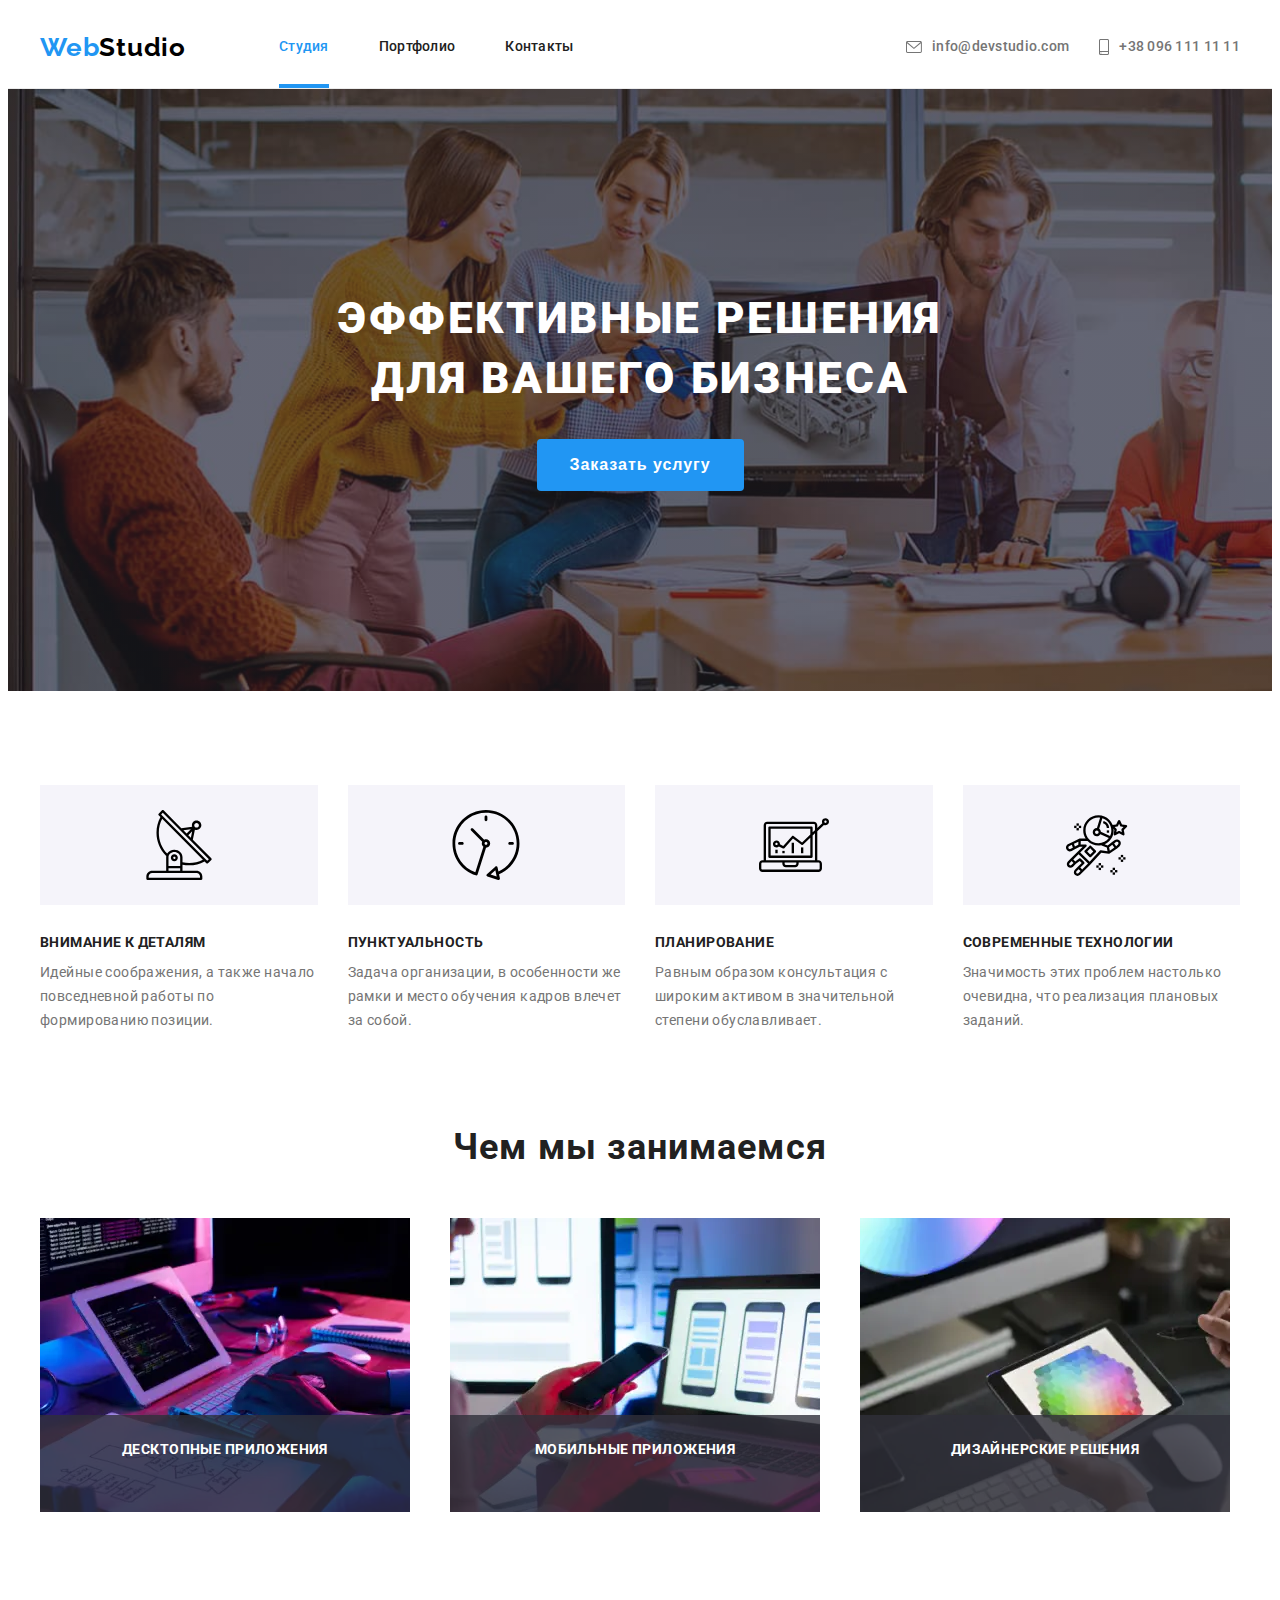
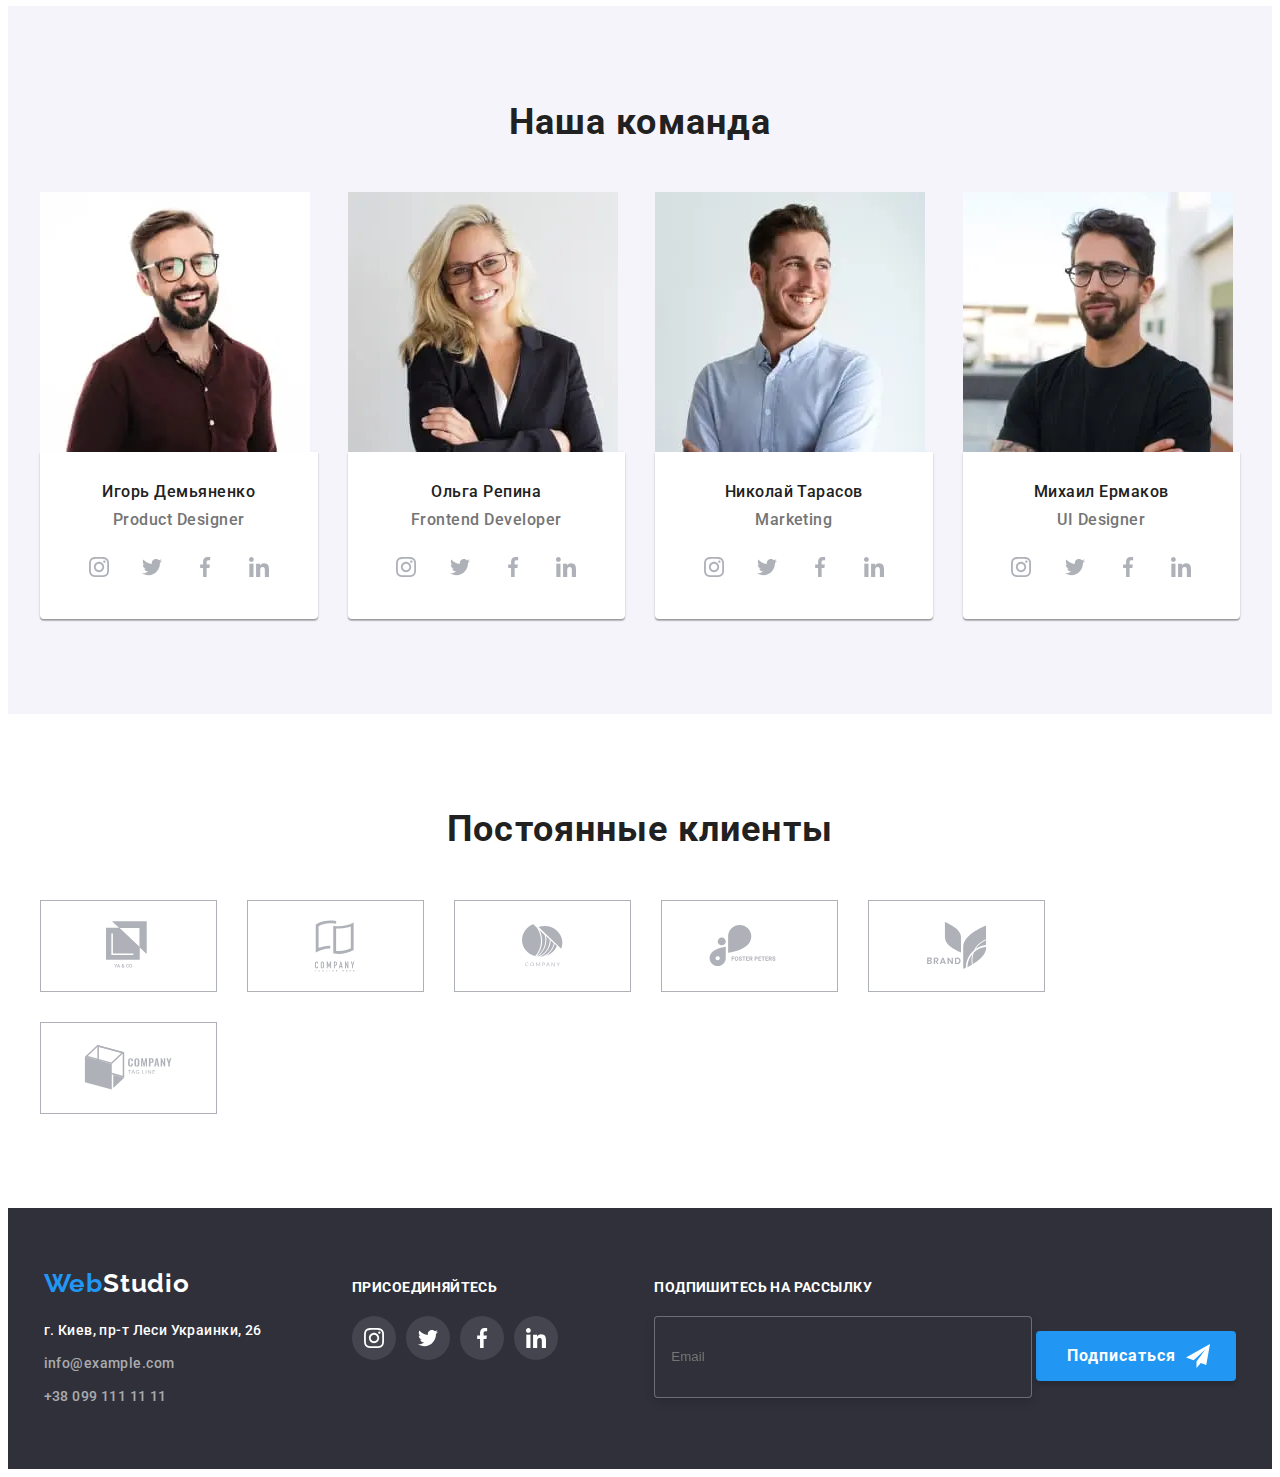
<file: index.html>
<!DOCTYPE html>
        <html lang="ru">
        <head>
            <meta charset="UTF-8">
            <meta name="viewport" content="width=device-width, initial-scale=1.0">
            <title>goit-markup-hw-01</title>
            <link rel="stylesheet" href="https://cdnjs.cloudflare.com/ajax/libs/modern-normalize/1.0.0/modern-normalize.min.css"
            integrity="sha512-ISS7cAi1PEhQ8jnbJpJZMd29NlhNj4AWYyLOSp2CE/CsHxTCu+r+t0D2yoJudVrd0/8fTVPUVDzY5Tvli75u/g=="
            crossorigin="anonymous" />
            <link rel="preconnect" href="https://fonts.gstatic.com">
            <link href="https://fonts.googleapis.com/css2?family=Raleway:wght@700&family=Roboto:wght@400;500;700;900&display=swap"
                rel="stylesheet">
            <link rel="stylesheet" href="https://cdnjs.cloudflare.com/ajax/libs/animate.css/4.1.1/animate.min.css" />
            <link rel="stylesheet" href="./css/main.min.css">
        </head>
        
        <body>
            <header class="header">
                <div class="container">
                    <nav class="navigation">
                        <a class="logo link" href="./index.html" lang="en">Web<span class="logo--theme-dark">Studio</span></a>
                            <ul class="menu list">
                                <li class="menu__item">
                                    <a class="menu__link current link" href="">Студия</a>
                                </li>
                                <li class="menu__item">
                                    <a class="menu__link link" href="./portfolio.html">Портфолио</a>
                                </li>
                                <li class="menu__item">
                                    <a class="menu__link link" href="">Контакты</a>
                                </li>
                             </ul>
                    </nav>
                    
                    <button class="burger-btn" type="button" data-menu-button>
                        <svg class="burger-btn__icon" width="40px" height="40px">
                            <use href="./images/icons.svg#burger"></use>
                        </svg>
                    </button>

                        <ul class="contact list">
                            <li class="contact__item">
                                <a class="contact__link link" href="mailto:info@devstudio.com">
                                    <svg class="contact__icon" width="16px" height="12px">
                                        <use href="./images/icons.svg#icon-envelope"></use>
                                    </svg>
                                    info@devstudio.com
                                </a>
                            </li>
                            <li class="contact__item">
                                <a class="contact__link link" href="tel:+380961111111">
                                    <svg class="contact__icon" width="10px" height="16px">
                                        <use href="./images/icons.svg#icon-smartphone"></use>
                                    </svg>
                                    +38 096 111 11 11
                                </a>
                            </li>
                        </ul>
                </div>


                <div class="mobile-menu" data-menu>
                    <button class="mobile-menu__close-button" type="button" data-menu-close>
                        <svg class="mobile-menu__icon" width="40px" height="40px">
                            <use href="./images/icons.svg#icon-close_modal-menu"></use>
                        </svg>
                    </button>

                    <ul class="mobile-menu__list list">
                        <li class="mobile-menu__item">
                            <a href="" class="mobile-menu__link link">Студия</a>
                        </li>
                        <li class="mobile-menu__item">
                            <a href="./portfolio.html" class="mobile-menu__link link">Портфолио</a>
                        </li>
                        <li class="mobile-menu__item">
                            <a href="" class="mobile-menu__link link">Контакты</a>
                        </li>
                    </ul>

                    <div class="container-menu">
                        <div class="contact-container">
                            <ul class="contact-menu list">
                                <li class="contact-menu__item">
                                    <a href="" class="contact-menu__link link" href="tel:+380961111111">+38 096 111 11 11</a>
                                </li>
                                <li class="contact-menu__item">
                                    <a href="" class="contact-menu__link link" href="mailto:info@devstudio.com">info@devstudio.com</a>
                                </li>
                            </ul>
                        </div>
                        
                        
                        <ul class="social-menu list">
                            <li class="social-menu__item">
                                <a href="" class="social-menu__link link">Instagram</a>
                            </li>
                            <li class="social-menu__item">
                                <a href="" class="social-menu__link link">Twitter</a>
                            </li>
                            <li class="social-menu__item">
                                <a href="" class="social-menu__link link">Facebook</a>
                            </li>
                            <li class="social-menu__item">
                                <a href="" class="social-menu__link link">LinkedIn</a>
                            </li>
                        </ul>
                    </div>



                </div>
            </header>
        

         <main>
            <section class="hero">
                <div class="hero__container container">
                    <h1 class="hero__title">Эффективные решения для вашего бизнеса</h1>
                    <button class="modal-button" data-modal-open type="button">Заказать услугу</button>
                </div>
            </section>

            
            <section class="features">
                <div class="features__container container">
                    <h2 class="visually-hidden">Преимущества вебстудии</h2>
                    <ul class="features__list list">
                        <li class="features__item">
                            <div class="features__card">
                                <svg class="features__icon" width="70px" height="70px">
                                    <use href="./images/icons.svg#icon-antenna"></use>
                                </svg>
                            </div>
                            <h3 class="features__title">Внимание к деталям</h3>
                            <p class="features__description">Идейные соображения, а также начало повседневной работы по формированию позиции.</p>
                        </li>
                        <li class="features__item"> 
                            <div class="features__card">
                                <svg class="features__icon" width="70px" height="70px">
                                    <use href="./images/icons.svg#icon-clock"></use>
                                </svg>
                            </div>
                            <h3 class="features__title">Пунктуальность</h3>
                            <p class="features__description">Задача организации, в особенности же рамки и место обучения кадров влечет за собой.</p>
                        </li>
                        <li class="features__item">
                            <div class="features__card">
                                <svg class="features__icon" width="70px" height="70px">
                                    <use href="./images/icons.svg#icon-diagram"></use>
                                </svg>
                            </div>
                            <h3 class="features__title">Планирование</h3>
                            <p class="features__description">Равным образом консультация с широким активом в значительной степени обуславливает.</p>
                        </li>
                        <li class="features__item">
                            <div class="features__card">
                                <svg class="features__icon" width="70px" height="70px">
                                    <use href="./images/icons.svg#icon-astronaut"></use>
                                </svg>
                            </div>
                            <h3 class="features__title">Современные технологии</h3>
                            <p class="features__description">Значимость этих проблем настолько очевидна, что реализация плановых заданий.</p>
                        </li>
                    </ul>
                </div>
            </section>

            
           <section class="work"> 
              <div class="work__container container">
                    <h2 class="title">Чем мы занимаемся</h2>
                        <ul class="work__list list">
                            <li class="work__item">
                                <div class="work__thumb">
                                    <picture>

                                        <source srcset="./images/about_work/app-desktop-1200.webp 1x, ./images/about_work/app-desktop-1200@2x.webp 2x" media="(min-width: 1200px)"
                                            type="image/webp">
                                        <source srcset="./images/about_work/app-desktop-1200.jpg 1x, ./images/about_work/app-desktop-1200@2x.jpg 2x" media="(min-width: 1200px)">

                                        <img src="./images/about_work/app-desktop-1200.jpg" alt="Разработка эффективных решений">
                                    </picture>

                                    <p class="work__subtitle">Десктопные приложения</p>
                                </div>
                            </li>
                            <li class="work__item">
                                <div class="work__thumb">
                                    <picture>
                                        <source srcset="./images/about_work/app-mobile-1200.webp 1x, ./images/about_work/app-mobile-1200@2x.webp 2x"
                                            media="(min-width: 1200px)" type="image/webp">
                                        <source srcset="./images/about_work/app-mobile-1200.jpg 1x, ./images/about_work/app-mobile-1200@2x.jpg 2x"
                                            media="(min-width: 1200px)">

                                        <img src="./images/about_work/app-mobile-1200.jpg" alt="Мобильны приложения">
                                    </picture>
                                  
                                    <p class="work__subtitle">Мобильные приложения</p>
                                </div>
                            </li>
                            <li class="work__item">
                                <div class="work__thumb">

                                    <picture>
                                        <source srcset="./images/about_work/web-solution-1200.webp 1x, ./images/about_work/web-solution-1200@2x.webp 2x"
                                            media="(min-width: 1200px)" type="image/webp">
                                        <source srcset="./images/about_work/web-solution-1200.jpg 1x, ./images/about_work/web-solution-1200@2x.jpg 2x"
                                            media="(min-width: 1200px)">
                                        <img src="./images/about_work/web-solution-1200.jpg" alt="Графика">
                                    </picture>

                                    <p class="work__subtitle">Дизайнерские решения</p>
                                </div>
                            </li>
                        </ul>
                </div>
          </section>

           
          <section class="team">
                <div class="team-container container">
                    <h2 class="title">Наша команда</h2>
                    <ul class="team__list list">
                        <li class="team__item">
                            <picture>
                                <source srcset="./images/team/igor-1200.webp 1x, ./images/team/igor-1200@2x.webp 2x" media="(min-width: 1200px)" type="image/webp">
                                <source srcset="./images/team/igor-1200.jpg 1x, ./images/team/igor-1200@2x.jpg 2x" media="(min-width: 1200px)">

                                <source srcset="./images/team/igor-768.webp 1x, ./images/team/igor-768@2x.webp 2x" media="(min-width: 768px)" type="image/webp">
                                <source srcset="./images/team/igor-768.jpg 1x, ./images/team/igor-768@2x.jpg 2x" media="(min-width: 768px)">

                                <source srcset="./images/team/igor-480.webp 1x, ./images/team/igor-480@2x.webp 2x" media="(min-width: 480px)" type="image/webp">
                                <source srcset="./images/team/igor-480.jpg 1x, ./images/team/igor-480@2x.jpg 2x" media="(min-width: 480px)">
                                <img src="./images/team/igor-480.jpg" alt="Продакт менеджер">
                            </picture>
                        
                            <div class="team__card">
                                <h3 class="team__name">Игорь Демьяненко</h3>
                                <p class="team__position" lang="en">Product Designer</p>
                                <ul class="social list">
                                    <li class="social__item">
                                        <a href="" class="social__link link">
                                            <svg class="social__icon" width="20px" height="20px">
                                                <use href="./images/icons.svg#icon-instagram"></use>
                                            </svg>
                                        </a>
                                    </li>
                                    <li class="social__item">
                                        <a href="" class="social__link link">
                                            <svg class="social__icon" width="20px" height="20px">
                                                <use href="./images/icons.svg#icon-twitter"></use>
                                            </svg>
                                        </a>
                                    </li>
                                    <li class="social__item">
                                        <a href="" class="social__link link">
                                            <svg class="social__icon" width="20px" height="20px">
                                                <use href="./images/icons.svg#icon-facebook"></use>
                                            </svg>
                                        </a>
                                    </li>
                                    <li class="social__item">
                                        <a href="" class="social__link link">
                                            <svg class="social__icon" width="20px" height="20px">
                                                <use href="./images/icons.svg#icon-linkedin"></use>
                                            </svg>
                                        </a>
                                    </li>
                                </ul>
                            </div>
                        </li>
                        <li class="team__item">
                            <picture>

                                <source srcset="./images/team/olga-1200.webp 1x, ./images/team/olga-1200@2x.webp 2x" media="(min-width: 1200px)" type="image/webp">
                                <source srcset="./images/team/olga-1200.jpg 1x, ./images/team/olga-1200@2x.jpg 2x" media="(min-width: 1200px)">
   
                                <source srcset="./images/team/olga-768.webp 1x, ./images/team/olga-768@2x.webp 2x" media="(min-width: 768px)"  type="image/webp">
                                <source srcset="./images/team/olga-768.jpg 1x, ./images/team/olga-768@2x.jpg 2x" media="(min-width: 768px)">

                                <source srcset="./images/team/olga-480.webp 1x, ./images/team/olga-480@2x.webp 2x" media="(min-width: 480px)" type="image/webp">
                                <source srcset="./images/team/olga-480.jpg 1x, ./images/team/olga-480@2x.jpg 2x" media="(min-width: 480px)">

                                <img src="./images/team/olga-480.jpg" alt="Фронтэнд разработчик">
                            </picture>
                            
                            <div class="team__card">
                                <h3 class="team__name">Ольга Репина</h3>
                                <p class="team__position" lang="en">Frontend Developer</p>
                                <ul class="social list">
                                    <li class="social__item">
                                        <a href="" class="social__link link">
                                            <svg class="social__icon" width="20px" height="20px">
                                                <use href="./images/icons.svg#icon-instagram"></use>
                                            </svg>
                                        </a>
                                    </li>
                                    <li class="social__item">
                                        <a href="" class="social__link link">
                                            <svg class="social__icon" width="20px" height="20px">
                                                <use href="./images/icons.svg#icon-twitter"></use>
                                            </svg>
                                        </a>
                                    </li>
                                    <li class="social__item">
                                        <a href="" class="social__link link">
                                            <svg class="social__icon" width="20px" height="20px">
                                                <use href="./images/icons.svg#icon-facebook"></use>
                                            </svg>
                                        </a>
                                    </li>
                                    <li class="social__item">
                                        <a href="" class="social__link link">
                                            <svg class="social__icon" width="20px" height="20px">
                                                <use href="./images/icons.svg#icon-linkedin"></use>
                                            </svg>
                                        </a>
                                    </li>
                                </ul>
                            </div>
                        </li>
                        <li class="team__item">
                            <picture>

                                <source srcset="./images/team/nick-1200.webp 1x, ./images/team/nick-1200@2x.webp 2x" media="(min-width: 1200px)" type="image/webp">
                                <source srcset="./images/team/nick-1200.jpg 1x, ./images/team/nick-1200@2x.jpg 2x" media="(min-width: 1200px)">
                                
                                <source srcset="./images/team/nick-768.webp 1x, ./images/team/nick-768@2x.webp 2x" media="(min-width: 768px)" type="image/webp">
                                <source srcset="./images/team/nick-768.jpg 1x, ./images/team/nick-768@2x.jpg 2x" media="(min-width: 768px)">
                                
                                <source srcset="./images/team/nick-480.webp 1x, ./images/team/nick-480@2x.webp 2x" media="(min-width: 480px)" type="image/webp">
                                <source srcset="./images/team/nick-480.jpg 1x, ./images/team/nick-480@2x.jpg 2x" media="(min-width: 480px)">

                                <img src="./images/team/nick-480.jpg" alt="Маркетолог">
                            </picture>

                            
                            <div class="team__card">
                                <h3 class="team__name">Николай Тарасов</h3>
                                <p class="team__position" lang="en">Marketing</p>
                            <ul class="social list">
                                <li class="social__item">
                                    <a href="" class="social__link link">
                                        <svg class="social__icon" width="20px" height="20px">
                                            <use href="./images/icons.svg#icon-instagram"></use>
                                        </svg>
                                    </a>
                                </li>
                                <li class="social__item">
                                    <a href="" class="social__link link">
                                        <svg class="social__icon" width="20px" height="20px">
                                            <use href="./images/icons.svg#icon-twitter"></use>
                                        </svg>
                                    </a>
                                </li>
                                <li class="social__item">
                                    <a href="" class="social__link link">
                                        <svg class="social__icon" width="20px" height="20px">
                                            <use href="./images/icons.svg#icon-facebook"></use>
                                        </svg>
                                    </a>
                                </li>
                                <li class="social__item">
                                    <a href="" class="social__link link">
                                        <svg class="social__icon" width="20px" height="20px">
                                            <use href="./images/icons.svg#icon-linkedin"></use>
                                        </svg>
                                    </a>
                                </li>
                            </ul>
                            </div>
                        </li>
                        <li class="team__item">
                            <picture>

                                <source srcset="./images/team/misha-1200.webp 1x, ./images/team/misha-1200@2x.webp 2x" media="(min-width: 1200px)" type="image/webp">
                                <source srcset="./images/team/misha-1200.jpg 1x, ./images/team/misha-1200@2x.jpg 2x" media="(min-width: 1200px)">

                                <source srcset="./images/team/misha-768.webp 1x, ./images/team/misha-768@2x.webp 2x" media="(min-width: 768px)" type="image/webp">
                                <source srcset="./images/team/misha-768.jpg 1x, ./images/team/misha-768@2x.jpg 2x" media="(min-width: 768px)">

                                <source srcset="./images/team/misha-480.webp 1x, ./images/team/misha-480@2x.webp 2x" media="(min-width: 480px)" type="image/webp">
                                <source srcset="./images/team/misha-480.jpg 1x, ./images/team/misha-480@2x.jpg 2x" media="(min-width: 480px)">

                                <img src="./images/team/misha-480.jpg" alt="Дизайнер">
                            </picture>
                            
                            <div class="team__card">
                                <h3 class="team__name">Михаил Ермаков</h3>
                                <p class="team__position" lang="en">UI Designer</p>
                            <ul class="social list">
                                <li class="social__item">
                                    <a href="" class="social__link link">
                                        <svg class="social__icon" width="20px" height="20px">
                                            <use href="./images/icons.svg#icon-instagram"></use>
                                        </svg>
                                    </a>
                                </li>
                                <li class="social__item">
                                    <a href="" class="social__link link">
                                        <svg class="social__icon" width="20px" height="20px">
                                            <use href="./images/icons.svg#icon-twitter"></use>
                                        </svg>
                                    </a>
                                </li>
                                <li class="social__item">
                                    <a href="" class="social__link link">
                                        <svg class="social__icon" width="20px" height="20px">
                                            <use href="./images/icons.svg#icon-facebook"></use>
                                        </svg>
                                    </a>
                                </li>
                                <li class="social__item">
                                    <a href="" class="social__link link">
                                        <svg class="social__icon" width="20px" height="20px">
                                            <use href="./images/icons.svg#icon-linkedin"></use>
                                        </svg>
                                    </a>
                                </li>
                            </ul>
                            </div>
                        </li>
                    </ul>
                </div>
          </section>

 
            <section class="client">
                <div class="client__container container">
                    <h2 class="client__title title">Постоянные клиенты</h2>
                    <ul class="client__list list">
                        <li class="client__item">
                            <a class="client__link link" href="">
                                <svg class="client__icon" width="45px" height="50px">
                                    <use href="./images/icons.svg#icon-logo-1"></use>
                                </svg>
                            </a>
                        </li>
                        <li class="client__item">
                            <a class="client__link link" href="">
                                <svg class="client__icon" width="40px" height="52px">
                                    <use href="./images/icons.svg#icon-logo-2"></use>
                                </svg>
                            </a>
                        </li>
                        <li class="client__item">
                            <a class="client__link link" href="">
                                <svg class="client__icon" width="41px" height="43px">
                                    <use href="./images/icons.svg#icon-logo-3"></use>
                                </svg>
                            </a>
                        </li>
                        <li class="client__item">
                            <a class="client__link link" href="">
                                <svg class="client__icon" width="80px" height="42px">
                                    <use href="./images/icons.svg#icon-logo-4"></use>
                                </svg>
                            </a>
                        </li>
                        <li class="client__item">
                            <a class="client__link link" href="">
                                <svg class="client__icon" width="59px" height="47px">
                                    <use href="./images/icons.svg#icon-logo-5"></use>
                                </svg>
                            </a>
                        </li>
                        <li class="client__item">
                            <a class="client__link link" href="">
                                <svg class="client__icon" width="89px" height="45px">
                                    <use href="./images/icons.svg#icon-logo-6"></use>
                                </svg>
                            </a>
                        </li>
                    </ul>
                </div>
            </section> 

         </main>
          

         <footer class="footer">
            <div class="footer__container container">
                <div class="location">

                    <div class="footer-logo">
                        <a class="logo link" href="./index.html" lang="en">Web<span class="logo--theme-light">Studio</span></a>
                    </div>

                    <address class="address">
                        <ul class="address__list list">
                            <li class="address__item">
                                <a class="contact-address link" href="https://goo.gl/maps/8bbEBqnTATMpC2DeA" target="_blank"
                                        rel="noopener noreferrer">г. Киев, пр-т Леси Украинки, 26</a>
                            </li>
                            <li class="address__item">
                                 <a class="contact-info link" href="mailto:info@example.com">info@example.com</a>
                            </li>
                            <li class="address__item">
                                <a class="contact-info link" href="tel:+380991111111=">+38 099 111 11 11</a>
                            </li>
                        </ul>
                    </address>

                </div>

                <div class="appeal">
                    <b class="apeal__title">присоединяйтесь</b>
                    <ul class="footer-social__list list">
                        <li class="footer-social__item">
                            <a class="footer-social__link link" href="">
                                <svg class="footer-social__icon" width="20px" height="20px">
                                    <use href="./images/icons.svg#icon-instagram"></use>
                                </svg>
                            </a>
                        </li>
                        <li class="footer-social__item">
                            <a class="footer-social__link link" href="">
                                <svg class="footer-social__icon" width="20px" height="20px">
                                    <use href="./images/icons.svg#icon-twitter"></use>
                                </svg>
                            </a>
                        </li>
                        <li class="footer-social__item">
                            <a class="footer-social__link link" href="">
                                <svg class="footer-social__icon" width="20px" height="20px">
                                    <use href="./images/icons.svg#icon-facebook"></use>
                                </svg>
                            </a>
                        </li>
                        <li class="footer-social__item">
                            <a class="footer-social__link link" href="">
                                <svg class="footer-social__icon" width="20px" height="20px">
                                    <use href="./images/icons.svg#icon-linkedin"></use>
                                </svg>
                            </a>
                        </li>
                    </ul>
                </div>
            
                <div class="subscription">
                    <b class="subscription__title">Подпишитесь на рассылку</b>
                    <form class="subscription__form">
                        <input class="subscription__input" type="email" name="email" placeholder="Email">

                        <button class="subscription__button" type="submit">Подписаться
                            <svg class="subscription__icon" width="24px" height="24px">
                                <use href=./images/icons.svg#icon-icon-send></use>
                            </svg>
                        </button>
                    </form>
                </div>
            </div>


         </footer>

        <div class="backdrop is-hidden" data-modal>
            <div class="modal">
                <button class="modal__close-btn" data-modal-close type="button">
                    <svg class="modal__icon">
                        <use href=./images/icons.svg#icon-close-black-18dp-2-1></use>
                    </svg>
                </button>
                <form class="modal__form" autocomplete="off">
                    <b class="modal__title">Оставьте свои данные, мы вам перезвоним</b>
                    <label class="modal__label">
                        Имя
                        <span class="modal__wrapper">
                            <input class="modal__input" type="text" name="user-name" required minlength="2">
                            <svg class="modal__icon-info" width="18px" height="18px">
                                <use href=./images/icons.svg#icon-person-black-18dp-1></use>
                            </svg>
                        </span>
                
                    </label>
                    <label class="modal__label">
                        Телефон
                        <span class="modal__wrapper">
                            <input class="modal__input" type="tel" name="tel" required pattern="[0-9]{3}-[0-9]{3}-[0-9]{2}-[0-9]{2}" title="050-111-11-11">
                            <svg class="modal__icon-info" width="18px" height="18px">
                                <use href=./images/icons.svg#icon-phone-black-18dp-1></use>
                            </svg>
                        </span>

                        
                    </label>
                    <label class="modal__label">
                        Почта
                        <span class="modal__wrapper">
                            <input class="modal__input" type="email" name="email" required>
                            <svg class="modal__icon-info" width="18px" height="18px">
                                <use href=./images/icons.svg#icon-email-black-18dp-1></use>
                            </svg>
                        </span>

                    
                    </label>
                    <label class="modal__label">
                        Комментарий
                    <textarea class="modal__comment" name="comment" placeholder="Введите текст"></textarea>
                    </label>
                    <div class="modal__agremeent">
                        <input type="checkbox" id="user-term" name="user-term" class="modal__checkbox visually-hidden">
                        <label for="user-term" class="modal__label-check">Соглашаюсь с рассылкой и принимаю&nbsp;<a href="">Условия
                                договора</a></label>
                    </div>
                    
                    <button class="modal__send" type="submit">Отправить</button>
                </form>

            </div>

        </div> 

         <script src="./js/modal.js"></script>  

       <script src="./js/mobile-menu.js"></script>   
        </body>
        
        </html>
</file>
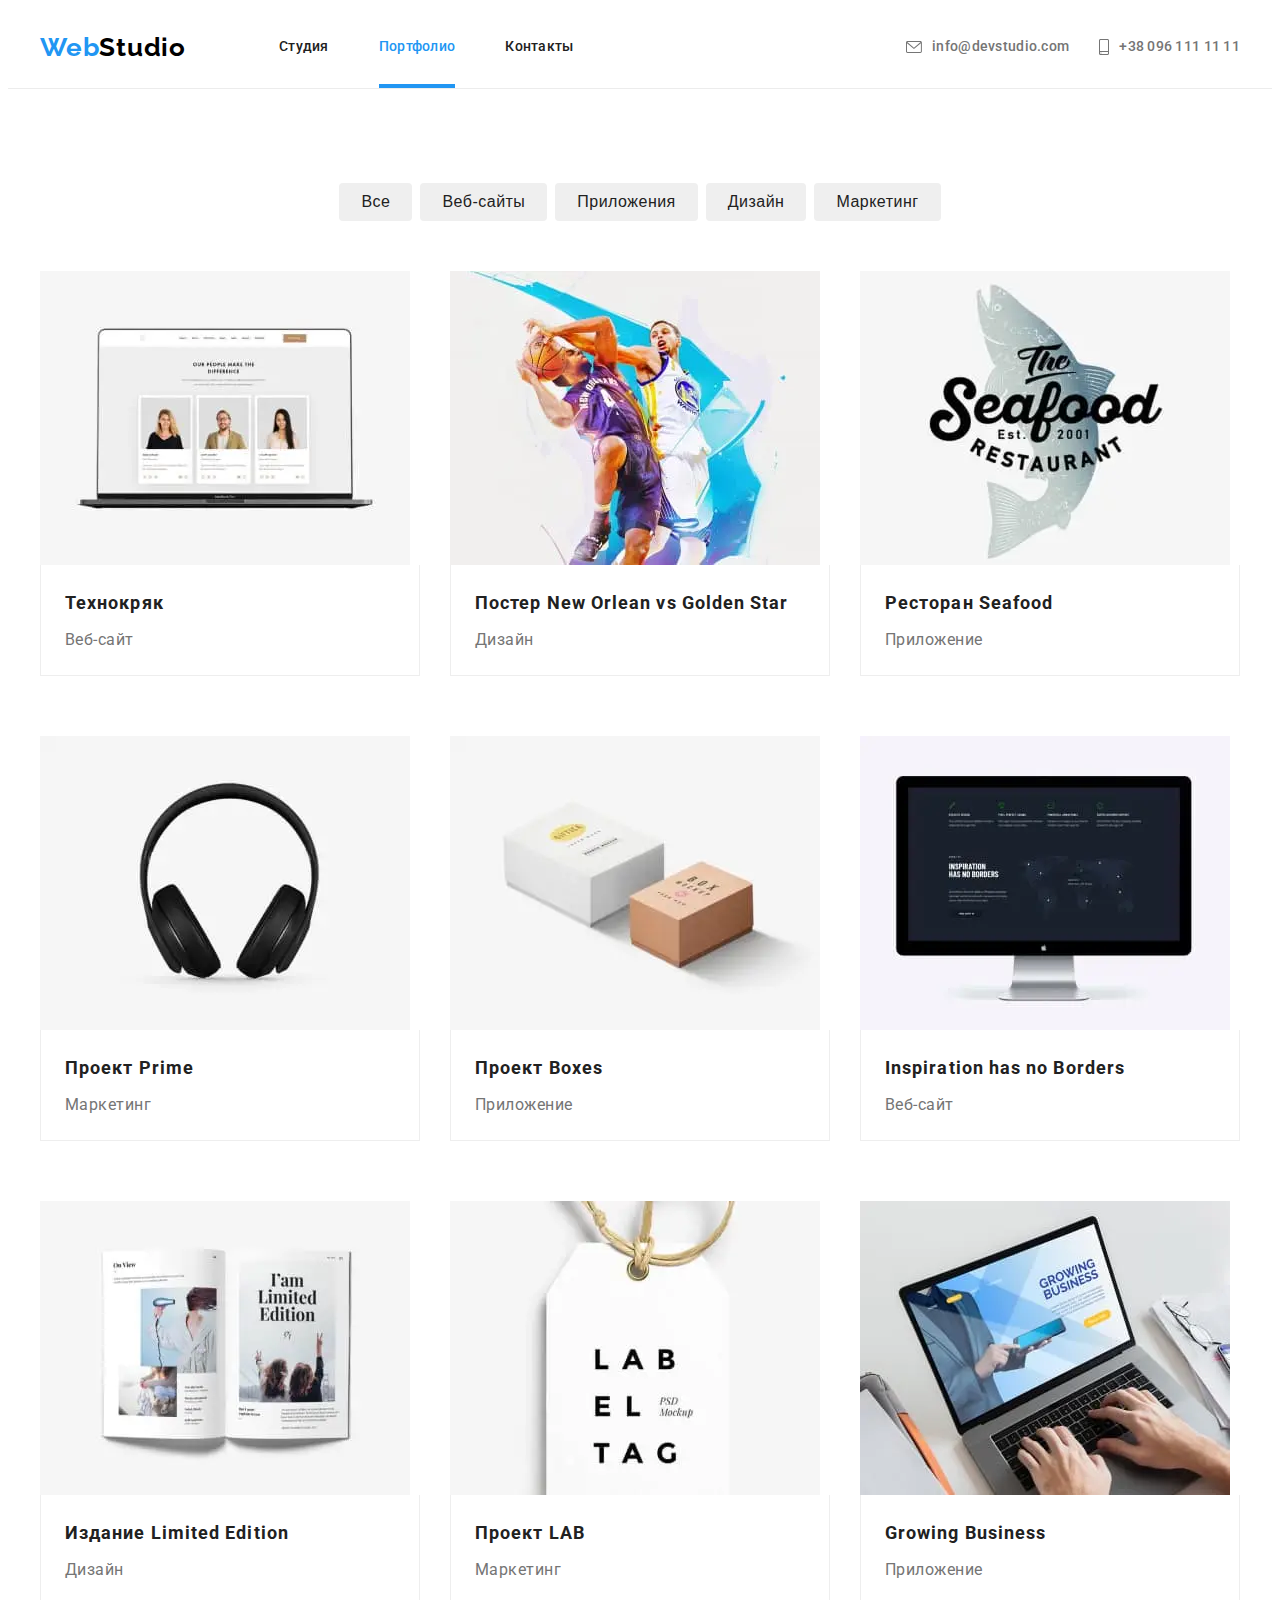
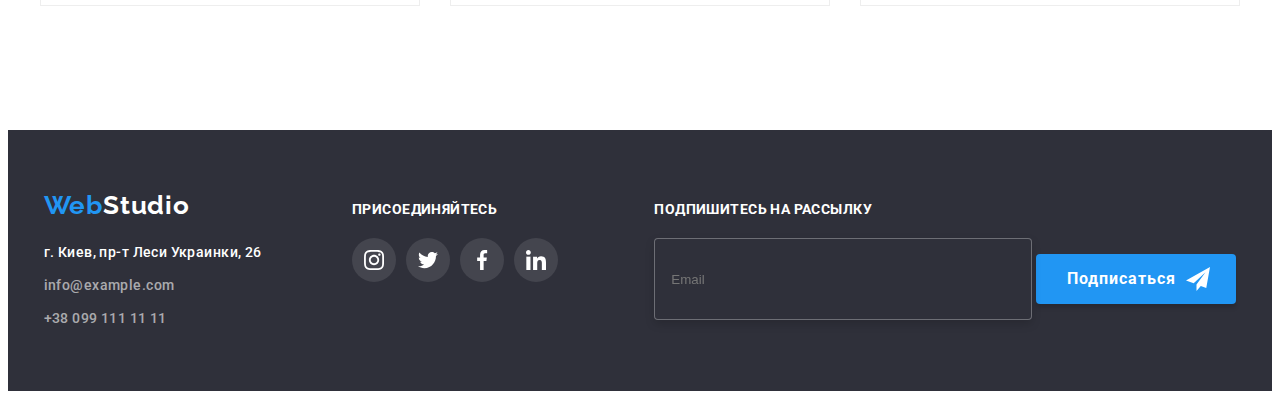
<file: portfolio.html>
<!DOCTYPE html>
        <html lang="ru">
        <head>
            <meta charset="UTF-8">
            <meta http-equiv="X-UA-Compatible" content="IE=edge">
            <meta name="viewport" content="width=device-width, initial-scale=1.0">
            <title>goit-markup-hw-02</title>
            <link rel="stylesheet" href="https://cdnjs.cloudflare.com/ajax/libs/modern-normalize/1.0.0/modern-normalize.min.css"
            integrity="sha512-ISS7cAi1PEhQ8jnbJpJZMd29NlhNj4AWYyLOSp2CE/CsHxTCu+r+t0D2yoJudVrd0/8fTVPUVDzY5Tvli75u/g=="
            crossorigin="anonymous" />
            <link rel="preconnect" href="https://fonts.gstatic.com">
            <link href="https://fonts.googleapis.com/css2?family=Raleway:wght@700&family=Roboto:wght@400;500;700;900&display=swap"
                rel="stylesheet">
            <link rel="stylesheet" href="https://cdnjs.cloudflare.com/ajax/libs/animate.css/4.1.1/animate.min.css" />
            <link rel="stylesheet" href="./css/portfolio.min.css">
        </head>

        <body>
            <header class="header">
                <div class="container">
                    <nav class="navigation">
                        <a class="logo link" href="./index.html" lang="en">Web<span class="logo--theme-dark">Studio</span></a>
                        <ul class="menu list">
                            <li class="menu__item">
                                <a class="menu__link  link" href="./index.html">Студия</a>
                            </li>
                            <li class="menu__item">
                                <a class="menu__link current link" href="">Портфолио</a>
                            </li>
                            <li class="menu__item">
                                <a class="menu__link link" href="">Контакты</a>
                            </li>
                        </ul>
                    </nav>
        
                    <button class="burger-btn" type="button" data-menu-button>
                        <svg class="burger-btn__icon" width="40px" height="40px">
                            <use href="./images/icons.svg#burger"></use>
                        </svg>
                    </button>
        
                <ul class="contact list">
                    <li class="contact__item">
                        <a class="contact__link link" href="mailto:info@devstudio.com">
                            <svg class="contact__icon" width="16px" height="12px">
                                <use href="./images/icons.svg#icon-envelope"></use>
                            </svg>
                            info@devstudio.com
                        </a>
                    </li>
                    <li class="contact__item">
                        <a class="contact__link link" href="tel:+380961111111">
                            <svg class="contact__icon" width="10px" height="16px">
                                <use href="./images/icons.svg#icon-smartphone"></use>
                            </svg>
                            +38 096 111 11 11
                        </a>
                    </li>
                </ul>
            </div>
        
        
            <div class="mobile-menu" data-menu>
                <button class="mobile-menu__close-button" type="button" data-menu-close>
                    <svg class="mobile-menu__icon" width="40px" height="40px">
                        <use href="./images/icons.svg#icon-close_modal-menu"></use>
                    </svg>
                </button>
        
                <ul class="mobile-menu__list list">
                    <li class="mobile-menu__item">
                        <a href="./index.html" class="mobile-menu__link link">Студия</a>
                    </li>
                    <li class="mobile-menu__item">
                        <a href="" class="mobile-menu__link link">Портфолио</a>
                    </li>
                    <li class="mobile-menu__item">
                        <a href="" class="mobile-menu__link link">Контакты</a>
                    </li>
                </ul>
        
                    <div class="container-menu">
                        <div class="contact-container">
                            <ul class="contact-menu list">
                                <li class="contact-menu__item">
                                    <a href="" class="contact-menu__link link" href="tel:+380961111111">+38 096 111 11 11</a>
                                </li>
                                <li class="contact-menu__item">
                                    <a href="" class="contact-menu__link link" href="mailto:info@devstudio.com">info@devstudio.com</a>
                                </li>
                            </ul>
                        </div>
                    
                    
                        <ul class="social-menu list">
                            <li class="social-menu__item">
                                <a href="" class="social-menu__link link">Instagram</a>
                            </li>
                            <li class="social-menu__item">
                                <a href="" class="social-menu__link link">Twitter</a>
                            </li>
                            <li class="social-menu__item">
                                <a href="" class="social-menu__link link">Facebook</a>
                            </li>
                            <li class="social-menu__item">
                                <a href="" class="social-menu__link link">LinkedIn</a>
                            </li>
                        </ul>
                    </div>
        
            </div>
                </header>

               <main>
                    <section class="filter-projects">
                        <div class="filter-projects__container container">
                            <h1 class="visually-hidden">Проекты</h1>
                            <ul class="filter-projects__list list">
                                <li class="filter-projects__item">
                                    <button type="button" class="filter-projects__button">Все</button>
                                </li>
                                <li class="filter-projects__item">
                                    <button type="button" class="filter-projects__button" >Веб-сайты</button>
                                </li>
                                <li class="filter-projects__item">
                                    <button type="button" class="filter-projects__button">Приложения</button>
                                </li>
                                <li class="filter-projects__item ">
                                    <button type="button" class="filter-projects__button">Дизайн</button>
                                </li>
                                <li class="filter-projects__item">
                                    <button type="button" class="filter-projects__button">Маркетинг</button>
                                </li>
                            </ul>

                            <h2 class="visually-hidden">Работы</h2>
                            <ul class="card list">
                                <li class="card__item">
                                    <a href="" class="card__link link">
                                        <div class="card__thumb">
                                            <picture>

                                                <source srcset="./images/portfolio/web-1200.webp 1x, ./images/portfolio/web-1200@2x.webp 2x" media="(min-width: 1200px)"
                                                    type="image/webp">
                                                <source srcset="./images/portfolio/web-1200.jpg 1x, ./images/portfolio/web-1200@2x.jpg 2x" media="(min-width: 1200px)">

                                                <source srcset="./images/portfolio/web-768.webp 1x, ./images/portfolio/web-768@2x.webp 2x" media="(min-width: 768px)"
                                                    type="image/webp">
                                                <source srcset="./images/portfolio/web-768.jpg 1x, ./images/portfolio/web-768@2x.jpg 2x" media="(min-width: 768px)">

                                                <source srcset="./images/portfolio/web-480.webp 1x, ./images/portfolio/web-480@2x.webp 2x" media="(min-width: 480px)"
                                                    type="image/webp">
                                                <source srcset="./images/portfolio/web-480.jpg 1x, ./images/portfolio/web-480@2x.jpg 2x" media="(min-width: 480px)">


                                                <img src="./images/portfolio/web-480.jpg" alt="Веб-сайт">
                                                
                                            </picture>
                                            
                                            <p class="card__overlay">Технокряк это современная площадка распространения коронавируса. Компании используют эту
                                                платформу для цифрового шпионажа и атак на защищённые сервера конкурентов.</p>
                                        </div>
                                        <div class="card__content">
                                            <h2 class="card__title">Технокряк</h2>
                                            <p class="card__subtitle">Веб-сайт</p>
                                        </div>
                                    </a>
                                </li>

                                <li class="card__item">
                                    <a href="" class="card__link link">
                                        <div class="card__thumb">
                                            <picture>

                                                <source srcset="./images/portfolio/orlean-1200.webp 1x, ./images/portfolio/orlean-1200@2x.webp 2x" media="(min-width: 1200px)"
                                                    type="image/webp">
                                                <source srcset="./images/portfolio/orlean-1200.jpg 1x, ./images/portfolio/orlean-1200@2x.jpg 2x" media="(min-width: 1200px)">

                                                <source srcset="./images/portfolio/orlean-768.webp 1x, ./images/portfolio/orlean-768@2x.webp 2x" media="(min-width: 768px)"
                                                    type="image/webp">
                                                <source srcset="./images/portfolio/orlean-768.jpg 1x, ./images/portfolio/orlean-768@2x.jpg 2x" media="(min-width: 768px)">

                                                <source srcset="./images/portfolio/orlean-480.webp 1x, ./images/portfolio/orlean-480@2x.webp 2x" media="(min-width: 480px)"
                                                    type="image/webp">
                                                <source srcset="./images/portfolio/orlean-480.jpg 1x, ./images/portfolio/orlean-480@2x.jpg 2x" media="(min-width: 480px)">

                                                <img src="./images/portfolio/orlean-480.jpg " alt="Баскетболисты">

                                            </picture>

                                            <p class="card__overlay">Технокряк это современная площадка распространения коронавируса. Компании используют эту
                                                платформу для цифрового шпионажа и атак на защищённые сервера конкурентов.</p>
                                        </div>
                                        <div class="card__content">
                                            <h2 class="card__title">Постер New Orlean vs Golden Star</h2>
                                            <p class="card__subtitle">Дизайн</p>
                                        </div>
                                    </a>
                                </li>

                                <li class="card__item">
                                    <a href="" class="card__link link">
                                        <div class="card__thumb">

                                            <picture>

                                                <source srcset="./images/portfolio/seafood-1200.webp 1x, ./images/portfolio/seafood-1200@2x.webp 2x"
                                                    media="(min-width: 1200px)" type="image/webp">
                                                <source srcset="./images/portfolio/seafood-1200.jpg 1x, ./images/portfolio/seafood-1200@2x.jpg 2x"
                                                    media="(min-width: 1200px)">
                                                
                                                <source srcset="./images/portfolio/seafood-768.webp 1x, ./images/portfolio/seafood-768@2x.webp 2x"
                                                    media="(min-width: 768px)" type="image/webp">
                                                <source srcset="./images/portfolio/seafood-768.jpg 1x, ./images/portfolio/seafood-768@2x.jpg 2x"
                                                    media="(min-width: 768px)">
                                                
                                                <source srcset="./images/portfolio/seafood-480.webp 1x, ./images/portfolio/seafood-480@2x.webp 2x"
                                                    media="(min-width: 480px)" type="image/webp">
                                                <source srcset="./images/portfolio/seafood-480.jpg 1x, ./images/portfolio/seafood-480@2x.jpg 2x"
                                                    media="(min-width: 480px)">

                                                <img src="./images/portfolio/restaurant.jpg" alt="Главная страница приложения">

                                            </picture>

                                          
                                            <p class="card__overlay">Технокряк это современная площадка распространения коронавируса. Компании используют эту
                                                платформу для цифрового шпионажа и атак на защищённые сервера конкурентов.</p>
                                        </div>
                                        <div class="card__content">
                                            <h2 class="card__title">Ресторан Seafood</h2>
                                            <p class="card__subtitle">Приложение</p>
                                        </div>
                                    </a>
                               </li>

                                <li class="card__item">
                                    <a href="" class="card__link link">
                                        <div class="card__thumb">
                                            
                                        <picture>

                                            <source srcset="./images/portfolio/prime-1200.webp 1x, ./images/portfolio/prime-1200@2x.webp 2x"
                                                    media="(min-width: 1200px)" type="image/webp">
                                            <source srcset="./images/portfolio/prime-1200.jpg 1x, ./images/portfolio/prime-1200@2x.jpg 2x"
                                                    media="(min-width: 1200px)">
                                                
                                            <source srcset="./images/portfolio/prime-768.webp 1x, ./images/portfolio/prime-768@2x.webp 2x"
                                                    media="(min-width: 768px)" type="image/webp">
                                            <source srcset="./images/portfolio/prime-768.jpg 1x, ./images/portfolio/prime-768@2x.jpg 2x"
                                                    media="(min-width: 768px)">
                                                
                                            <source srcset="./images/portfolio/prime-480.webp 1x, ./images/portfolio/prime-480@2x.webp 2x"
                                                    media="(min-width: 480px)" type="image/webp">
                                            <source srcset="./images/portfolio/prime-480.jpg 1x, ./images/portfolio/prime-480@2x.jpg 2x"
                                                    media="(min-width: 480px)">

                                            <img src="./images/portfolio/prime-480.jpg" alt="Наушники">

                                        </picture>

                                            <p class="card__overlay">Технокряк это современная площадка распространения коронавируса. Компании используют эту
                                                платформу для цифрового шпионажа и атак на защищённые сервера конкурентов.</p>
                                        </div>
                                        <div class="card__content">
                                            <h2 class="card__title">Проект Prime</h2>
                                            <p class="card__subtitle">Маркетинг</p>
                                        </div>
                                    </a>
                                </li>
                                
                                <li class="card__item">
                                    <a href="" class="card__link link">
                                        <div class="card__thumb">

                                            <picture>   
                                                
                                             <source srcset="./images/portfolio/boxes-1200.webp 1x, ./images/portfolio/boxes-1200@2x.webp 2x"
                                                media="(min-width: 1200px)" type="image/webp">
                                             <source srcset="./images/portfolio/boxes-1200.jpg 1x, ./images/portfolio/boxes-1200@2x.jpg 2x"
                                                media="(min-width: 1200px)">
                                            
                                             <source srcset="./images/portfolio/boxes-768.webp 1x, ./images/portfolio/boxes-768@2x.webp 2x"
                                                media="(min-width: 768px)" type="image/webp">
                                             <source srcset="./images/portfolio/boxes-768.jpg 1x, ./images/portfolio/boxes-768@2x.jpg 2x" media="(min-width: 768px)">
                                            
                                             <source srcset="./images/portfolio/boxes-480.webp 1x, ./images/portfolio/boxes-480@2x.webp 2x"
                                                media="(min-width: 480px)" type="image/webp">
                                             <source srcset="./images/portfolio/boxes-480.jpg 1x, ./images/portfolio/boxes-480@2x.jpg 2x" media="(min-width: 480px)">


                                                <img src="./images/portfolio/boxes-480.jpg" alt="Коробки">

                                            </picture>
                                            
                                            <p class="card__overlay">Технокряк это современная площадка распространения коронавируса. Компании используют эту
                                                платформу для цифрового шпионажа и атак на защищённые сервера конкурентов.</p>
                                        </div>
                                        <div class="card__content">
                                            <h2 class="card__title">Проект Boxes</h2>
                                            <p class="card__subtitle">Приложение</p>
                                        </div>
                                    </a>
                                </li>

                                <li class="card__item">
                                    <a href="" class="card__link link">
                                        <div class="card__thumb">
                                            <picture>
                                                <source srcset="./images/portfolio/inspiration-1200.webp 1x, ./images/portfolio/inspiration-1200@2x.webp 2x" media="(min-width: 1200px)" type="image/webp">
                                                <source srcset="./images/portfolio/inspiration-1200.jpg 1x, ./images/portfolio/inspiration-1200@2x.jpg 2x" media="(min-width: 1200px)">

                                                <source srcset="./images/portfolio/inspiration-768.webp 1x, ./images/portfolio/inspiration-768@2x.webp 2x" media="(min-width: 768px)" type="image/webp">
                                                <source srcset="./images/portfolio/inspiration-768.jpg 1x, ./images/portfolio/inspiration-768@2x.jpg 2x" media="(min-width: 768px)">

                                                <source srcset="./images/portfolio/inspiration-480.webp 1x, ./images/portfolio/inspiration-480@2x.webp 2x" media="(min-width: 480px)" type="image/webp">
                                                <source srcset="./images/portfolio/inspiration-480.jpg 1x, ./images/portfolio/inspiration-480@2x.jpg 2x" media="(min-width: 480px)">
                                                
                                                <img src="./images/portfolio/inspiration-480.jpg " alt="Изображение приложения">
                                            </picture>
                                           
                                            <p class="card__overlay">Технокряк это современная площадка распространения коронавируса. Компании используют эту
                                                платформу для цифрового шпионажа и атак на защищённые сервера конкурентов.</p>
                                        </div>
                                        <div class="card__content">
                                            <h2 class="card__title">Inspiration has no Borders</h2>
                                            <p class="card__subtitle">Веб-сайт</p>
                                        </div>
                                    </a>
                                </li>

                                <li class="card__item">
                                    <a href="" class="card__link link">
                                        <div class="card__thumb">
                                            <picture>

                                                <source srcset="./images/portfolio/edition-1200.webp 1x, ./images/portfolio/edition-1200@2x.webp 2x" media="(min-width: 1200px)"
                                                    type="image/webp">
                                                <source srcset="./images/portfolio/edition-1200.jpg 1x, ./images/portfolio/edition-1200@2x.jpg 2x" media="(min-width: 1200px)">


                                                <source srcset="./images/portfolio/edition-768.webp 1x, ./images/portfolio/edition-768@2x.webp 2x" media="(min-width: 768px)"
                                                    type="image/webp">
                                                <source srcset="./images/portfolio/edition-768.jpg 1x, ./images/portfolio/edition-768@2x.jpg 2x" media="(min-width: 768px)">

                                                <source srcset="./images/portfolio/edition-480.webp 1x, ./images/portfolio/edition-480@2x.webp 2x" media="(min-width: 480px)"
                                                    type="image/webp">
                                                <source srcset="./images/portfolio/edition-480.jpg 1x, ./images/portfolio/edition-480@2x.jpg 2x" media="(min-width: 480px)">

                                                <img src="./images/portfolio/edition-480.jpg" alt="Книга">

                                            </picture>
                                            
                                            <p class="card__overlay">Технокряк это современная площадка распространения коронавируса. Компании используют эту
                                                платформу для цифрового шпионажа и атак на защищённые сервера конкурентов.</p>
                                        </div>
                                        <div class="card__content">
                                            <h2 class="card__title">Издание Limited Edition</h2>
                                            <p class="card__subtitle">Дизайн</p>
                                        </div>
                                    </a>
                                </li>

                                <li class="card__item">
                                    <a href="" class="card__link link">
                                        <div class="card__thumb">
                                            <picture>

                                                <source srcset="./images/portfolio/lab-1200.webp 1x, ./images/portfolio/lab-1200@2x.webp 2x"
                                                    media="(min-width: 1200px)" type="image/webp">
                                                <source srcset="./images/portfolio/lab-1200.jpg 1x, ./images/portfolio/lab-1200@2x.jpg 2x"
                                                    media="(min-width: 1200px)">
                                                
                                                
                                                <source srcset="./images/portfolio/lab-768.webp 1x, ./images/portfolio/lab-768@2x.webp 2x"
                                                    media="(min-width: 768px)" type="image/webp">
                                                <source srcset="./images/portfolio/lab-768.jpg 1x, ./images/portfolio/lab-768@2x.jpg 2x"
                                                    media="(min-width: 768px)">
                                                
                                                <source srcset="./images/portfolio/lab-480.webp 1x, ./images/portfolio/lab-480@2x.webp 2x"
                                                    media="(min-width: 480px)" type="image/webp">
                                                <source srcset="./images/portfolio/lab-480.jpg 1x, ./images/portfolio/lab-480@2x.jpg 2x"
                                                    media="(min-width: 480px)">
                                                
                                                <img src="./images/portfolio/lab-480.jpg" alt="Проект">
                                            </picture>

                                            <p class="card__overlay">Технокряк это современная площадка распространения коронавируса. Компании используют эту
                                                платформу для цифрового шпионажа и атак на защищённые сервера конкурентов.</p>
                                        </div>
                                        <div class="card__content">
                                            <h2 class="card__title">Проект LAB</h2>
                                            <p class="card__subtitle">Маркетинг</p>
                                        </div>
                                    </a>
                                </li>

                                <li class="card__item">
                                    <a href="" class="card__link link">
                                        <div class="card__thumb">

                                        <picture>
                                                <source srcset="./images/portfolio/business-1200.webp 1x, ./images/portfolio/business-1200@2x.webp 2x" media="(min-width: 1200px)"
                                                    type="image/webp">
                                                <source srcset="./images/portfolio/business-1200.jpg 1x, ./images/portfolio/business-1200@2x.jpg 2x" media="(min-width: 1200px)">
                                                                                                
                                                <source srcset="./images/portfolio/business-768.webp 1x, ./images/portfolio/business-768@2x.webp 2x" media="(min-width: 768px)"
                                                    type="image/webp">
                                                <source srcset="./images/portfolio/business-768.jpg 1x, ./images/portfolio/business-768@2x.jpg 2x" media="(min-width: 768px)">
                                                
                                                <source srcset="./images/portfolio/business-480.webp 1x, ./images/portfolio/business-480@2x.webp 2x" media="(min-width: 480px)"
                                                    type="image/webp">
                                                <source srcset="./images/portfolio/business-480.jpg 1x, ./images/portfolio/business-480@2x.jpg 2x" media="(min-width: 480px)">

                                            <img src="./images/portfolio/business-480.jpg" alt="Название приложения">

                                        </picture>

                                            <p class="card__overlay">Технокряк это современная площадка распространения коронавируса. Компании используют эту
                                                платформу для цифрового шпионажа и атак на защищённые сервера конкурентов.</p>
                                        </div>
                                        <div class="card__content">
                                            <h2 class="card__title">Growing Business</h2>
                                            <p class="card__subtitle">Приложение</p>
                                        </div>
                                    </a>
                                </li>

                            </ul>
                        </div>
                    </section>
                </main>

                <footer class="footer">
                    <div class="footer__container container">
                        <div class="location">
                
                            <div class="footer-logo">
                                <a class="logo link" href="./index.html" lang="en">Web<span class="logo--theme-light">Studio</span></a>
                            </div>
                
                            <address class="address">
                                <ul class="address__list list">
                                    <li class="address__item">
                                        <a class="contact-address link" href="https://goo.gl/maps/8bbEBqnTATMpC2DeA" target="_blank"
                                            rel="noopener noreferrer">г. Киев, пр-т Леси Украинки, 26</a>
                                    </li>
                                    <li class="address__item">
                                        <a class="contact-info link" href="mailto:info@example.com">info@example.com</a>
                                    </li>
                                    <li class="address__item">
                                        <a class="contact-info link" href="tel:+380991111111=">+38 099 111 11 11</a>
                                    </li>
                                </ul>
                            </address>
                
                        </div>
                
                        <div class="appeal">
                            <b class="apeal__title">присоединяйтесь</b>
                            <ul class="footer-social__list list">
                                <li class="footer-social__item">
                                    <a class="footer-social__link footer-social__link--a link" href="">
                                        <svg class="footer-social__icon" width="20px" height="20px">
                                            <use href="./images/icons.svg#icon-instagram"></use>
                                        </svg>
                                    </a>
                                </li>
                                <li class="footer-social__item">
                                    <a class="footer-social__link link" href="">
                                        <svg class="footer-social__icon" width="20px" height="20px">
                                            <use href="./images/icons.svg#icon-twitter"></use>
                                        </svg>
                                    </a>
                                </li>
                                <li class="footer-social__item">
                                    <a class="footer-social__link link" href="">
                                        <svg class="footer-social__icon" width="20px" height="20px">
                                            <use href="./images/icons.svg#icon-facebook"></use>
                                        </svg>
                                    </a>
                                </li>
                                <li class="footer-social__item">
                                    <a class="footer-social__link link" href="">
                                        <svg class="footer-social__icon" width="20px" height="20px">
                                            <use href="./images/icons.svg#icon-linkedin"></use>
                                        </svg>
                                    </a>
                                </li>
                            </ul>
                        </div>
                
                        <div class="subscription">
                            <b class="subscription__title">Подпишитесь на рассылку</b>
                            <form>
                                <input class="subscription__input" type="email" name="email" placeholder="Email">
                
                                <button class="subscription__button" type="submit">Подписаться
                                    <svg class="subscription__icon" width="24px" height="24px">
                                        <use href=./images/icons.svg#icon-icon-send></use>
                                    </svg>
                                </button>
                            </form>
                        </div>
                    </div>
                
                </footer>

                <script src="./js/mobile-menu.js"></script>

            </body>
        </html>
</file>
<file: css/main.min.css>
:root{--main-font: "Roboto", sans-serif;--secondary-font: "Raleway", sans-serif;--accent-color: #2196f3;--accent-text-color: #757575;--accent-title-color: #212121;--primary-white-color: #ffffff;--footer-background-color: #2f303a;--secondary-background-color: #f5f4fa;--section-padding-bottom: 49px;--icon-color: #afb1b8}.visually-hidden{position:absolute !important;clip:rect(1px 1px 1px 1px);clip:rect(1px, 1px, 1px, 1px);padding:0 !important;border:0 !important;height:1px !important;width:1px !important;overflow:hidden}body{font-family:var(--main-font)}h1,h2,h3,h4,h5,h6,p{margin:0}ul,ol{margin:0;padding:0}img{display:block}.link{text-decoration:none}.list{list-style:none}.address{font-style:normal}.container{width:100%;padding-right:15px;padding-left:15px}.header .container{display:-webkit-box;display:-ms-flexbox;display:flex;-webkit-box-align:center;-ms-flex-align:center;align-items:center;-webkit-box-pack:justify;-ms-flex-pack:justify;justify-content:space-between}@media screen and (min-width: 480px){.container{width:480px;margin:0 auto}}@media screen and (min-width: 768px){.container{width:768px;margin:0 auto}}@media screen and (min-width: 1200px){.container{width:1200px;margin:0 auto}}.modal-button{min-width:200px;padding-top:10px;padding-bottom:10px;padding-left:32px;padding-right:32px;font-size:16px;font-weight:700;line-height:1.88;letter-spacing:.06em;display:-webkit-box;display:-ms-flexbox;display:flex;-webkit-box-align:center;-ms-flex-align:center;align-items:center;text-align:center;letter-spacing:0.06em;color:var(--primary-white-color);cursor:pointer;background-color:var(--accent-color);border-radius:4px;margin:auto;border:1px solid transparent}.social__icon{fill:var(--icon-color);-webkit-transition:fill 250ms cubic-bezier(0.4, 0, 0.2, 1);transition:fill 250ms cubic-bezier(0.4, 0, 0.2, 1)}.social__link:hover .social__icon,.social__link:focus .social__icon{fill:var(--primary-white-color)}.social{display:-webkit-box;display:-ms-flexbox;display:flex;-webkit-box-align:center;-ms-flex-align:center;align-items:center;-webkit-box-pack:center;-ms-flex-pack:center;justify-content:center;padding-right:74px;padding-left:74px}@media screen and (min-width: 1200px){.social{padding-right:32px;padding-left:32px;-ms-flex-pack:distribute;justify-content:space-around}}.social__link{display:-webkit-box;display:-ms-flexbox;display:flex;width:44px;-webkit-box-pack:center;-ms-flex-pack:center;justify-content:center;-webkit-box-align:center;-ms-flex-align:center;align-items:center;height:44px;border-radius:50%;-webkit-transition:background-color 250ms cubic-bezier(0.4, 0, 0.2, 1);transition:background-color 250ms cubic-bezier(0.4, 0, 0.2, 1)}.social__link:hover,.social__link:focus{background-color:var(--accent-color)}.title{font-weight:700;font-size:36px;line-height:1.17;text-align:center;letter-spacing:0.03em;color:var(--accent-title-color)}.team .title{margin-bottom:var(--section-padding-bottom)}.work .title{margin-bottom:var(--section-padding-bottom)}@media screen and (max-width: 767px){.menu__item{display:none}.contact{display:none}.burger-btn{background-color:transparent;border:none;padding:0}.burger-btn__icon:hover,.burger-btn__icon:focus{fill:var(--accent-color)}.mobile-menu{position:fixed;top:0;left:50%;width:100vw;height:100vh;padding:48px 40px;background-color:var(--primary-white-color);-webkit-transform:translateY(-100%) translateX(-50%);transform:translateY(-100%) translateX(-50%);-webkit-transition:-webkit-transform 250ms cubic-bezier(0.4, 0, 0.2, 1);transition:-webkit-transform 250ms cubic-bezier(0.4, 0, 0.2, 1);transition:transform 250ms cubic-bezier(0.4, 0, 0.2, 1);transition:transform 250ms cubic-bezier(0.4, 0, 0.2, 1), -webkit-transform 250ms cubic-bezier(0.4, 0, 0.2, 1);opacity:0;z-index:1;display:-webkit-box;display:-ms-flexbox;display:flex;-webkit-box-orient:vertical;-webkit-box-direction:normal;-ms-flex-direction:column;flex-direction:column;-webkit-box-pack:justify;-ms-flex-pack:justify;justify-content:space-between}.mobile-menu__close-button{position:absolute;top:10px;right:15px;background-color:transparent;border:none;padding:0}.is-open{-webkit-transform:translateY(0) translateX(-50%);transform:translateY(0) translateX(-50%);opacity:1}.mobile-menu__link{font-family:var(--main-font);font-weight:500;font-size:40px;line-height:1.18;letter-spacing:0.02em;color:var(--accent-title-color);-webkit-transition:color 250ms cubic-bezier(0.4, 0, 0.2, 1);transition:color 250ms cubic-bezier(0.4, 0, 0.2, 1)}.mobile-menu__link:hover,.mobile-menu__link:focus{color:var(--accent-color)}.mobile-menu__icon{-webkit-transition:color 250ms cubic-bezier(0.4, 0, 0.2, 1);transition:color 250ms cubic-bezier(0.4, 0, 0.2, 1)}.mobile-menu__icon:hover,.mobile-menu__icon:focus{fill:var(--accent-color)}.contact-menu__link{font-family:var(--main-font);font-weight:500;font-size:34px;line-height:1.18;letter-spacing:0.02em;color:var(--accent-text-color);-webkit-transition:color 250ms cubic-bezier(0.4, 0, 0.2, 1);transition:color 250ms cubic-bezier(0.4, 0, 0.2, 1)}.contact-menu__link:last-child{font-family:var(--main-font);font-weight:500;font-size:24px;line-height:1.17;letter-spacing:0.02em;color:var(--accent-text-color)}.contact-menu__link:hover,.contact-menu__link:focus{color:var(--accent-color)}.social-menu{display:-webkit-box;display:-ms-flexbox;display:flex;-webkit-box-align:center;-ms-flex-align:center;align-items:center;margin-top:64px}.mobile-menu__item:not(:last-child){margin-bottom:32px}.social-menu__link{font-family:var(--main-font);font-weight:500;font-size:18px;line-height:1.22;letter-spacing:0.02em;color:var(--accent-color)}.social-menu__item:not(:last-child)::after{display:inline-block;content:"";width:22px;height:0;margin-right:0 10px;border:1px solid rgba(33,33,33,0.2);-webkit-transform:rotate(90deg);transform:rotate(90deg);color:var(--accent-text-color)}.contact-menu__item:not(:last-child){margin-bottom:32px}}@media screen and (min-width: 768px){.burger-btn{display:none}.mobile-menu{display:none}.navigation{display:-webkit-box;display:-ms-flexbox;display:flex;-webkit-box-align:center;-ms-flex-align:center;align-items:center}.menu__item{display:-webkit-box;display:-ms-flexbox;display:flex}.contact__item{display:-webkit-box;display:-ms-flexbox;display:flex}}@media screen and (min-width: 768px) and (max-width: 1199px){.contact__item:not(:last-child){margin-bottom:10px}}@media screen and (min-width: 768px){.menu{display:-webkit-box;display:-ms-flexbox;display:flex;-webkit-box-align:center;-ms-flex-align:center;align-items:center;margin-left:88px}.menu__item:not(:last-child){margin-right:50px}.menu__link{font-weight:500;font-size:14px;line-height:1.14;letter-spacing:0.02em;color:var(--accent-title-color);-webkit-transition:color 250ms cubic-bezier(0.4, 0, 0.2, 1);transition:color 250ms cubic-bezier(0.4, 0, 0.2, 1)}.menu__link:hover,.menu__link:focus{color:var(--accent-color)}}.current{position:relative;display:inline;color:var(--accent-color)}.current::after{content:"";position:absolute;left:0;bottom:-33px;width:100%;height:4px;display:block;background-color:var(--accent-color)}@media screen and (max-width: 1199px){.contact{margin-left:auto}}@media screen and (min-width: 1200px){.menu{display:-webkit-box;display:-ms-flexbox;display:flex;-webkit-box-align:center;-ms-flex-align:center;align-items:center;margin-left:93px}.menu__item:not(:last-child){margin-right:50px}.contact{display:-webkit-box;display:-ms-flexbox;display:flex;-webkit-box-align:center;-ms-flex-align:center;align-items:center;-webkit-box-pack:center;-ms-flex-pack:center;justify-content:center}.contact__item:not(:last-child){margin-right:30px}}@media screen and (min-width: 768px){.contact__link{font-size:14px;font-weight:500;line-height:1.14;letter-spacing:.02em;color:var(--accent-text-color);display:-webkit-box;display:-ms-flexbox;display:flex;-webkit-box-align:center;-ms-flex-align:center;align-items:center;-webkit-transition:color 250ms cubic-bezier(0.4, 0, 0.2, 1);transition:color 250ms cubic-bezier(0.4, 0, 0.2, 1)}.contact__link:hover,.contact__link:focus{color:var(--accent-color)}.contact__icon{margin-right:8px;fill:var(--accent-text-color);-webkit-transition:fill 250ms cubic-bezier(0.4, 0, 0.2, 1);transition:fill 250ms cubic-bezier(0.4, 0, 0.2, 1)}.contact__link:hover .contact__icon,.contact__link:focus .contact__icon{fill:var(--accent-color)}}@media screen and (min-width: 1200px){.contact__link{font-size:14px;font-weight:500;line-height:1.14;letter-spacing:.02em;color:var(--accent-text-color);display:-webkit-box;display:-ms-flexbox;display:flex;-webkit-box-align:center;-ms-flex-align:center;align-items:center;-webkit-transition:color 250ms cubic-bezier(0.4, 0, 0.2, 1);transition:color 250ms cubic-bezier(0.4, 0, 0.2, 1)}.contact__link:hover,.contact__link:focus{color:var(--accent-color)}.contact__icon{margin-right:10px;fill:var(--accent-text-color);-webkit-transition:fill 250ms cubic-bezier(0.4, 0, 0.2, 1);transition:fill 250ms cubic-bezier(0.4, 0, 0.2, 1)}.contact__link:hover .contact__icon,.contact__link:focus .contact__icon{fill:var(--accent-color)}}@media screen and (min-width: 768px){.contact__link{font-size:14px;font-weight:500;line-height:1.14;letter-spacing:.02em;color:var(--accent-text-color);display:-webkit-box;display:-ms-flexbox;display:flex;-webkit-box-align:center;-ms-flex-align:center;align-items:center;-webkit-transition:color 250ms cubic-bezier(0.4, 0, 0.2, 1);transition:color 250ms cubic-bezier(0.4, 0, 0.2, 1)}.contact__link:hover,.contact__link:focus{color:var(--accent-color)}.contact__icon{margin-right:8px;fill:var(--accent-text-color)}}@media screen and (min-width: 1200px){.contact__link{font-size:14px;font-weight:500;line-height:1.14;letter-spacing:.02em;color:var(--accent-text-color);display:-webkit-box;display:-ms-flexbox;display:flex;-webkit-box-align:center;-ms-flex-align:center;align-items:center;-webkit-box-pack:center;-ms-flex-pack:center;justify-content:center;-webkit-transition:color 250ms cubic-bezier(0.4, 0, 0.2, 1);transition:color 250ms cubic-bezier(0.4, 0, 0.2, 1)}.contact__link:hover,.contact__link:focus{color:var(--accent-color)}.contact__icon{margin-right:10px;fill:var(--accent-text-color);-webkit-transition:fill 250ms cubic-bezier(0.4, 0, 0.2, 1);transition:fill 250ms cubic-bezier(0.4, 0, 0.2, 1)}.contact__link:hover .contact__icon,.contact__link:focus .contact__icon{fill:var(--accent-color)}}.footer-logo{margin-bottom:20px}.location{max-width:231px;width:100%;text-align:center}@media screen and (max-width: 1199px){.location{margin-bottom:60px}}@media screen and (min-width: 1200px){.location{margin-right:70px;text-align:start}}.logo{font-family:var(--secondary-font);font-size:26px;font-weight:700;line-height:1.19;letter-spacing:.03em;color:var(--accent-color)}.logo--theme-dark{color:#000000}.logo--theme-light{color:var(--primary-white-color)}.address__item:not(:last-child){margin-bottom:9px}.appeal{max-width:206px;width:100%}@media screen and (max-width: 1199px){.appeal{text-align:center;margin-bottom:60px}}@media screen and (min-width: 1200px){.appeal{margin-right:89px}}.apeal__title{font-family:var(--main-font);font-size:14px;font-weight:700;line-height:1.14;letter-spacing:.03em;text-transform:uppercase;color:var(--primary-white-color);margin-bottom:20px;display:block}.footer-social__item:not(:last-child){margin-right:10px}@media screen and (max-width: 767px){.footer-social__list{margin-top:20px}}.contact-address{font-weight:500;font-size:14px;line-height:1.71;letter-spacing:0.03em;color:var(--primary-white-color)}.contact-info{font-weight:500;font-size:14px;line-height:1.71;letter-spacing:0.03em;color:rgba(255,255,255,0.6)}.subscription__title{font-family:var(--main-font);font-size:14px;font-weight:700;line-height:1.14;letter-spacing:.03em;text-transform:uppercase;color:var(--primary-white-color);display:block;margin-bottom:20px}@media screen and (max-width: 1199px){.subscription__title{text-align:center}}.input{font-family:var(--main-font);font-weight:500;font-size:16px;line-height:1.25;display:-webkit-inline-box;display:-ms-inline-flexbox;display:inline-flex;-webkit-box-align:center;-ms-flex-align:center;align-items:center;letter-spacing:0.03em;color:rgba(255,255,255,0.6)}.subscription__input{display:-webkit-inline-box;display:-ms-inline-flexbox;display:inline-flex;color:var(--primary-white-color);width:358px;height:50px;padding-top:15px;padding-bottom:15px;padding-left:16px;background:var(--footer-background-color);border:1px solid rgba(255,255,255,0.3);-webkit-filter:drop-shadow(0px 4px 4px rgba(0,0,0,0.15));filter:drop-shadow(0px 4px 4px rgba(0,0,0,0.15));border-radius:4px}@media screen and (max-width: 1199px){.subscription__input{width:450px;margin-bottom:20px}}.subscription__button{display:-webkit-inline-box;display:-ms-inline-flexbox;display:inline-flex;-webkit-box-align:center;-ms-flex-align:center;align-items:center;cursor:pointer;width:200px;height:50px;font-family:var(--main-font);font-size:16px;font-weight:700;line-height:1.88;letter-spacing:.06em;text-align:center;background:#2196f3;-webkit-box-shadow:0px 4px 4px rgba(0,0,0,0.15);box-shadow:0px 4px 4px rgba(0,0,0,0.15);border-radius:4px;border-color:transparent;color:#ffffff;padding-top:10px;padding-bottom:10px;padding-left:29px}@media screen and (max-width: 1199px){.subscription__button{display:-webkit-box;display:-ms-flexbox;display:flex;margin:0 auto}}.subscription__icon{margin-left:10px;fill:var(--primary-white-color)}@media screen and (min-width: 768px) and (max-width: 1199px){.subscription__form{display:-webkit-box;display:-ms-flexbox;display:flex;-webkit-box-orient:vertical;-webkit-box-direction:normal;-ms-flex-direction:column;flex-direction:column}}.footer-social__link{display:-webkit-box;display:-ms-flexbox;display:flex;-webkit-box-align:center;-ms-flex-align:center;align-items:center;-webkit-box-pack:center;-ms-flex-pack:center;justify-content:center;width:44px;height:44px;border-radius:50%;background-color:rgba(255,255,255,0.1);-webkit-transition:background-color 250ms cubic-bezier(0.4, 0, 0.2, 1);transition:background-color 250ms cubic-bezier(0.4, 0, 0.2, 1)}.footer-social__link:hover,.footer-social__link:focus{background-color:var(--accent-color)}.footer-social__list{display:-webkit-box;display:-ms-flexbox;display:flex;-webkit-box-align:center;-ms-flex-align:center;align-items:center}.footer-social__icon{width:20px;height:20px;fill:var(--primary-white-color)}.backdrop{position:fixed;top:0;left:0;width:100vw;height:100vh;background:rgba(0,0,0,0.2);-webkit-transition:opacity 250ms cubic-bezier(0.4, 0, 0.2, 1),visibility 250ms cubic-bezier(0.4, 0, 0.2, 1),pointer-events 250ms;transition:opacity 250ms cubic-bezier(0.4, 0, 0.2, 1),visibility 250ms cubic-bezier(0.4, 0, 0.2, 1),pointer-events 250ms}.modal{position:absolute;top:50%;left:50%;-webkit-transform:translate(-50%, -50%);transform:translate(-50%, -50%);background:var(--primary-white-color);-webkit-box-shadow:0px 1px 3px rgba(0,0,0,0.12),0px 1px 1px rgba(0,0,0,0.14),0px 2px 1px rgba(240,81,81,0.2);box-shadow:0px 1px 3px rgba(0,0,0,0.12),0px 1px 1px rgba(0,0,0,0.14),0px 2px 1px rgba(240,81,81,0.2);border-radius:4px}@media screen and (max-width: 1199px){.modal{width:450px;height:609px}}@media screen and (min-width: 1200px){.modal{width:528px;height:581px}}.modal__close-btn{position:absolute;top:8px;right:8px;border-radius:50%;border:1px solid rgba(0,0,0,0.1);height:30px;cursor:pointer;background:transparent}.modal__icon{width:18px;height:18px;fill:#000000;display:-webkit-box;display:-ms-flexbox;display:flex;-webkit-box-pack:center;-ms-flex-pack:center;justify-content:center;-webkit-box-align:center;-ms-flex-align:center;align-items:center;-webkit-transition:fill 250ms cubic-bezier(0.4, 0, 0.2, 1);transition:fill 250ms cubic-bezier(0.4, 0, 0.2, 1)}.modal__icon:hover,.modal__icon:focus{fill:var(--accent-color)}.is-hidden{opacity:0;visibility:hidden;pointer-events:none}.modal__form{display:-webkit-box;display:-ms-flexbox;display:flex;-webkit-box-orient:vertical;-webkit-box-direction:normal;-ms-flex-direction:column;flex-direction:column;padding:40px}.modal__title{font-family:var(--main-font);font-weight:700;font-size:20px;line-height:1.15;text-align:center;letter-spacing:0.03em;color:#212121;display:block;margin-bottom:12px}.modal__label{font-family:var(--main-font);font-weight:500;font-size:12px;line-height:1.17;letter-spacing:0.01em;color:#757575;margin-bottom:10px}.modal__input{width:100%;height:40px;border:1px solid rgba(33,33,33,0.2);border-radius:4px;padding-left:42px;-webkit-transform:border-color 250ms cubic-bezier(0.4, 0, 0.2, 1);transform:border-color 250ms cubic-bezier(0.4, 0, 0.2, 1)}.modal__input:focus{outline:none;border-color:var(--accent-color)}.modal__comment{width:100%;height:120px;border:1px solid rgba(33,33,33,0.2);border-radius:4px;padding:12px 16px;resize:none;margin-top:4px;-webkit-transform:border-color 250ms cubic-bezier(0.4, 0, 0.2, 1);transform:border-color 250ms cubic-bezier(0.4, 0, 0.2, 1)}.modal__comment::-webkit-input-placeholder{color:rgba(117,117,117,0.5)}.modal__comment:-ms-input-placeholder{color:rgba(117,117,117,0.5)}.modal__comment::-ms-input-placeholder{color:rgba(117,117,117,0.5)}.modal__comment::placeholder{color:rgba(117,117,117,0.5)}.modal__comment:focus{outline:none;border-color:var(--accent-color)}.modal__label-check{display:-webkit-box;display:-ms-flexbox;display:flex;-webkit-box-align:center;-ms-flex-align:center;align-items:center;font-family:var(--main-font);font-weight:500;letter-spacing:0.03em;color:#757575;margin-bottom:30px}@media screen and (max-width: 1199px){.modal__label-check{font-size:12px;line-height:1.16}}@media screen and (min-width: 1200px){.modal__label-check{font-size:14px;line-height:1.71}}.modal__label-check::before{content:"";display:block;width:16px;height:15px;outline:1px solid #000000;cursor:pointer;margin-right:8px;border-radius:2px;-webkit-transform:border-color 250ms cubic-bezier(0.4, 0, 0.2, 1);transform:border-color 250ms cubic-bezier(0.4, 0, 0.2, 1)}.modal__checkbox:checked+.modal__label-check::before{background-image:url(../images/modal/icon-check.svg);background-color:var(--accent-color);background-position:center;border-radius:2px;outline:none}.modal__checkbox:focus+.modal__label-check::before{border:2px solid;border-color:var(--accent-color)}.modal__checkbox{border-radius:2px}.modal__label-check a{color:var(--accent-color)}.modal__send{display:-webkit-box;display:-ms-flexbox;display:flex;-webkit-box-align:center;-ms-flex-align:center;align-items:center;-webkit-box-pack:center;-ms-flex-pack:center;justify-content:center;max-width:200px;height:50px;margin:0 auto;padding:10px 55px;text-align:center;font-family:var(--main-font);font-size:16px;font-weight:700;line-height:1.88;letter-spacing:.06em;color:#ffffff;background:var(--accent-color);-webkit-box-shadow:0px 4px 4px rgba(0,0,0,0.15);box-shadow:0px 4px 4px rgba(0,0,0,0.15);border-radius:4px;border-color:transparent}.modal__wrapper{position:relative;display:block;margin-top:4px}.modal__icon-info{position:absolute;top:50%;left:12px;display:block;-webkit-transform:translateY(-50%);transform:translateY(-50%);-webkit-transform:fill 250ms cubic-bezier(0.4, 0, 0.2, 1);transform:fill 250ms cubic-bezier(0.4, 0, 0.2, 1)}.modal__input:focus+.modal__icon-info{fill:var(--accent-color)}.modal__agremeent{display:-webkit-box;display:-ms-flexbox;display:flex;-webkit-box-align:center;-ms-flex-align:center;align-items:center;-webkit-box-pack:center;-ms-flex-pack:center;justify-content:center}.header{padding-top:16px;padding-bottom:16px;border-bottom:1px solid #ececec}@media screen and (min-width: 768px){.header{padding-top:23px;padding-bottom:21px;border-bottom:1px solid #ececec}}@media screen and (min-width: 1200px){.header{padding-top:24px;padding-bottom:25px;border-bottom:1px solid #ececec}}.hero__title{font-family:var(--main-font);font-size:26px;font-weight:900;line-height:1.62;letter-spacing:.06em;max-width:360px;margin:0 auto;text-align:center;text-transform:uppercase;margin-bottom:30px;letter-spacing:0.06em;color:var(--primary-white-color)}@media screen and (min-width: 768px){.hero__title{font-size:44px;font-weight:900;line-height:1.36;letter-spacing:.06em;max-width:696px}}.hero{padding-top:118px;padding-bottom:198px;-webkit-box-align:center;-ms-flex-align:center;align-items:center;margin:0 auto;background-color:var(--footer-background-color);background-image:-webkit-gradient(linear, left top, left bottom, from(rgba(47,48,58,0.4)), to(rgba(47,48,58,0.4))),url("../images/hero/hero-480.jpg");background-image:linear-gradient(rgba(47,48,58,0.4), rgba(47,48,58,0.4)),url("../images/hero/hero-480.jpg");background-repeat:no-repeat;background-size:cover}@media screen and (min-device-pixel-ratio: 2), screen and (-webkit-min-device-pixel-ratio: 2), screen and (min-resolution: 192dpi), screen and (min-resolution: 2dppx){.hero{background-image:url("../images/hero/hero-480@2x.jpg")}}@media screen and (min-width: 768px){.hero{background-image:-webkit-gradient(linear, left top, left bottom, from(rgba(47,48,58,0.4)), to(rgba(47,48,58,0.4))),url("../images/hero/hero-768.jpg");background-image:linear-gradient(rgba(47,48,58,0.4), rgba(47,48,58,0.4)),url("../images/hero/hero-768.jpg");background-repeat:no-repeat;background-size:cover}}@media screen and (min-width: 768px) and (min-device-pixel-ratio: 2), screen and (min-width: 768px) and (-webkit-min-device-pixel-ratio: 2), screen and (min-width: 768px) and (min-resolution: 192dpi), screen and (min-width: 768px) and (min-resolution: 2dppx){.hero{background-image:url("../images/hero/hero-768@2x.jpg")}}@media screen and (min-width: 1200px){.hero{padding-top:200px;padding-bottom:200px}.hero{background-image:-webkit-gradient(linear, left top, left bottom, from(rgba(47,48,58,0.4)), to(rgba(47,48,58,0.4))),url("../images/hero/hero-1200.jpg");background-image:linear-gradient(rgba(47,48,58,0.4), rgba(47,48,58,0.4)),url("../images/hero/hero-1200.jpg");background-repeat:no-repeat;background-size:cover}}@media screen and (min-width: 1200px) and (min-device-pixel-ratio: 2), screen and (min-width: 1200px) and (-webkit-min-device-pixel-ratio: 2), screen and (min-width: 1200px) and (min-resolution: 192dpi), screen and (min-width: 1200px) and (min-resolution: 2dppx){.hero{background-image:url("../images/hero/hero-1200@2x.jpg")}}.features__list{margin-left:-30px;margin-top:-30px}@media screen and (min-width: 768px){.features__list{display:-webkit-box;display:-ms-flexbox;display:flex;-ms-flex-wrap:wrap;flex-wrap:wrap}}.features__item{margin-left:30px;margin-top:30px}@media screen and (min-width: 768px){.features__item{-ms-flex-preferred-size:calc(100% / 2 - 30px);flex-basis:calc(100% / 2 - 30px)}}@media screen and (min-width: 1200px){.features__item{-ms-flex-preferred-size:calc(100% / 4 - 30px);flex-basis:calc(100% / 4 - 30px)}}.features__title{font-size:14px;font-weight:700;line-height:1.14;letter-spacing:.03em;text-transform:uppercase;color:var(--accent-title-color);margin-bottom:10px;text-align:center}@media screen and (min-width: 768px){.features__title{text-align:left}}.features__description{font-weight:400;font-size:14px;line-height:1.71;letter-spacing:0.03em;color:var(--accent-text-color)}.features__description:last-child{margin-bottom:0}.features{padding-top:60px;padding-bottom:60px}@media screen and (min-width: 1200px){.features{padding-top:94px;padding-bottom:94px}}.features__card{display:-webkit-box;display:-ms-flexbox;display:flex;-webkit-box-align:center;-ms-flex-align:center;align-items:center;-webkit-box-pack:center;-ms-flex-pack:center;justify-content:center;height:120px;margin-bottom:30px;background-color:var(--secondary-background-color)}.features__icon{width:70px;height:70px}@media screen and (max-width: 1199px){.work{display:none}}@media screen and (min-width: 1200px){.work__list{display:-webkit-box;display:-ms-flexbox;display:flex;margin-left:-30px;margin-top:-30px}.work__item{margin-left:30px;margin-top:30px;-ms-flex-preferred-size:calc(100% / 3 - 30px);flex-basis:calc(100% / 3 - 30px)}.work__thumb{position:relative}.work{padding-bottom:94px}.work__subtitle{position:absolute;bottom:0;left:0;width:370px;height:70px;padding-top:27px;background:rgba(47,48,58,0.8);font-family:var(--main-font);font-size:14px;font-weight:700;line-height:1.14;letter-spacing:.03em;text-align:center;text-transform:uppercase;color:#ffffff}}.team{background-color:var(--secondary-background-color);padding-top:60px;padding-bottom:60px}@media screen and (min-width: 1200px){.team{padding-top:95px;padding-bottom:95px}}.team__name{font-weight:500;font-size:16px;line-height:1.19;text-align:center;letter-spacing:0.03em;color:var(--accent-title-color);margin-bottom:9px}.team__position{font-weight:500;font-size:16px;line-height:1.19;text-align:center;letter-spacing:0.03em;color:var(--accent-text-color);margin-bottom:16px}.team__card{padding-top:30px;padding-bottom:30px;background-color:#fff;-webkit-box-shadow:0px 1px 3px rgba(0,0,0,0.12),0px 1px 1px rgba(0,0,0,0.14),0px 2px 1px rgba(0,0,0,0.2);box-shadow:0px 1px 3px rgba(0,0,0,0.12),0px 1px 1px rgba(0,0,0,0.14),0px 2px 1px rgba(0,0,0,0.2);border-radius:0px 0px 4px 4px}.team__list{margin-left:-30px;margin-top:-30px}@media screen and (min-width: 768px){.team__list{display:-webkit-box;display:-ms-flexbox;display:flex;-ms-flex-wrap:wrap;flex-wrap:wrap}}.team__item{margin-left:30px;margin-top:30px}@media screen and (min-width: 768px){.team__item{-ms-flex-preferred-size:calc(100% / 2 - 30px);flex-basis:calc(100% / 2 - 30px)}}@media screen and (min-width: 1200px){.team__item{-ms-flex-preferred-size:calc(100% / 4 - 30px);flex-basis:calc(100% / 4 - 30px)}}.client{padding-top:60px;padding-bottom:60px}@media screen and (min-width: 1200px){.client{padding-top:94px;padding-bottom:94px}}.client__list{display:-webkit-box;display:-ms-flexbox;display:flex;-ms-flex-wrap:wrap;flex-wrap:wrap;margin-top:-30px;margin-left:-30px}.client__item{margin-top:30px;margin-left:30px;height:90px;border:1px solid #afb1b8}@media screen and (min-width: 480px){.client__item{-ms-flex-preferred-size:calc(100% / 2 - 30px);flex-basis:calc(100% / 2 - 30px)}}@media screen and (min-width: 768px){.client__item{-ms-flex-preferred-size:calc(100% / 3 - 30px);flex-basis:calc(100% / 3 - 30px)}}@media screen and (min-width: 1200px){.client__item{-ms-flex-preferred-size:calc(100% / 6 - 30px);flex-basis:calc(100% / 6 - 30px)}}.client__link{display:-webkit-box;display:-ms-flexbox;display:flex;-webkit-box-align:center;-ms-flex-align:center;align-items:center;-webkit-box-pack:center;-ms-flex-pack:center;justify-content:center;border-radius:4px;width:100%;height:100%;-webkit-transition:border 250ms cubic-bezier(0.4, 0, 0.2, 1);transition:border 250ms cubic-bezier(0.4, 0, 0.2, 1)}.client__link:hover,.client__link:focus{border:1px solid var(--accent-color)}.client__title{margin-bottom:50px}.client__icon{fill:var(--icon-color);-webkit-transition:fill 250ms cubic-bezier(0.4, 0, 0.2, 1);transition:fill 250ms cubic-bezier(0.4, 0, 0.2, 1)}.client__link:hover .client__icon,.client__link:focus .client__icon{fill:var(--accent-color)}.footer{background-color:var(--footer-background-color);padding-top:60px;padding-bottom:60px}.footer__container{display:-webkit-box;display:-ms-flexbox;display:flex;-webkit-box-align:baseline;-ms-flex-align:baseline;align-items:baseline}@media screen and (max-width: 767px){.footer__container{-webkit-box-orient:vertical;-webkit-box-direction:normal;-ms-flex-direction:column;flex-direction:column;-webkit-box-align:center;-ms-flex-align:center;align-items:center;-webkit-box-pack:center;-ms-flex-pack:center;justify-content:center}}@media screen and (min-width: 768px){.footer__container{-ms-flex-wrap:wrap;flex-wrap:wrap;-ms-flex-pack:distribute;justify-content:space-around}}@media screen and (min-width: 1200px){.footer__container{-ms-flex-wrap:nowrap;flex-wrap:nowrap}}
/*# sourceMappingURL=main.min.css.map */
</file>
<file: css/portfolio.min.css>
:root{--main-font: "Roboto", sans-serif;--secondary-font: "Raleway", sans-serif;--accent-color: #2196f3;--accent-text-color: #757575;--accent-title-color: #212121;--primary-white-color: #ffffff;--footer-background-color: #2f303a;--secondary-background-color: #f5f4fa;--section-padding-bottom: 49px;--icon-color: #afb1b8}.visually-hidden{position:absolute !important;clip:rect(1px 1px 1px 1px);clip:rect(1px, 1px, 1px, 1px);padding:0 !important;border:0 !important;height:1px !important;width:1px !important;overflow:hidden}body{font-family:var(--main-font)}h1,h2,h3,h4,h5,h6,p{margin:0}ul,ol{margin:0;padding:0}img{display:block}.link{text-decoration:none}.list{list-style:none}.address{font-style:normal}.container{width:100%;padding-right:15px;padding-left:15px}.header .container{display:-webkit-box;display:-ms-flexbox;display:flex;-webkit-box-align:center;-ms-flex-align:center;align-items:center;-webkit-box-pack:justify;-ms-flex-pack:justify;justify-content:space-between}@media screen and (min-width: 480px){.container{width:480px;margin:0 auto}}@media screen and (min-width: 768px){.container{width:768px;margin:0 auto}}@media screen and (min-width: 1200px){.container{width:1200px;margin:0 auto}}@media screen and (max-width: 767px){.menu__item{display:none}.contact{display:none}.burger-btn{background-color:transparent;border:none;padding:0}.burger-btn__icon:hover,.burger-btn__icon:focus{fill:var(--accent-color)}.mobile-menu{position:fixed;top:0;left:50%;width:100vw;height:100vh;padding:48px 40px;background-color:var(--primary-white-color);-webkit-transform:translateY(-100%) translateX(-50%);transform:translateY(-100%) translateX(-50%);-webkit-transition:-webkit-transform 250ms cubic-bezier(0.4, 0, 0.2, 1);transition:-webkit-transform 250ms cubic-bezier(0.4, 0, 0.2, 1);transition:transform 250ms cubic-bezier(0.4, 0, 0.2, 1);transition:transform 250ms cubic-bezier(0.4, 0, 0.2, 1), -webkit-transform 250ms cubic-bezier(0.4, 0, 0.2, 1);opacity:0;z-index:1;display:-webkit-box;display:-ms-flexbox;display:flex;-webkit-box-orient:vertical;-webkit-box-direction:normal;-ms-flex-direction:column;flex-direction:column;-webkit-box-pack:justify;-ms-flex-pack:justify;justify-content:space-between}.mobile-menu__close-button{position:absolute;top:10px;right:15px;background-color:transparent;border:none;padding:0}.is-open{-webkit-transform:translateY(0) translateX(-50%);transform:translateY(0) translateX(-50%);opacity:1}.mobile-menu__link{font-family:var(--main-font);font-weight:500;font-size:40px;line-height:1.18;letter-spacing:0.02em;color:var(--accent-title-color);-webkit-transition:color 250ms cubic-bezier(0.4, 0, 0.2, 1);transition:color 250ms cubic-bezier(0.4, 0, 0.2, 1)}.mobile-menu__link:hover,.mobile-menu__link:focus{color:var(--accent-color)}.mobile-menu__icon{-webkit-transition:color 250ms cubic-bezier(0.4, 0, 0.2, 1);transition:color 250ms cubic-bezier(0.4, 0, 0.2, 1)}.mobile-menu__icon:hover,.mobile-menu__icon:focus{fill:var(--accent-color)}.contact-menu__link{font-family:var(--main-font);font-weight:500;font-size:34px;line-height:1.18;letter-spacing:0.02em;color:var(--accent-text-color);-webkit-transition:color 250ms cubic-bezier(0.4, 0, 0.2, 1);transition:color 250ms cubic-bezier(0.4, 0, 0.2, 1)}.contact-menu__link:last-child{font-family:var(--main-font);font-weight:500;font-size:24px;line-height:1.17;letter-spacing:0.02em;color:var(--accent-text-color)}.contact-menu__link:hover,.contact-menu__link:focus{color:var(--accent-color)}.social-menu{display:-webkit-box;display:-ms-flexbox;display:flex;-webkit-box-align:center;-ms-flex-align:center;align-items:center;margin-top:64px}.mobile-menu__item:not(:last-child){margin-bottom:32px}.social-menu__link{font-family:var(--main-font);font-weight:500;font-size:18px;line-height:1.22;letter-spacing:0.02em;color:var(--accent-color)}.social-menu__item:not(:last-child)::after{display:inline-block;content:"";width:22px;height:0;margin-right:0 10px;border:1px solid rgba(33,33,33,0.2);-webkit-transform:rotate(90deg);transform:rotate(90deg);color:var(--accent-text-color)}.contact-menu__item:not(:last-child){margin-bottom:32px}}@media screen and (min-width: 768px){.burger-btn{display:none}.mobile-menu{display:none}.navigation{display:-webkit-box;display:-ms-flexbox;display:flex;-webkit-box-align:center;-ms-flex-align:center;align-items:center}.menu__item{display:-webkit-box;display:-ms-flexbox;display:flex}.contact__item{display:-webkit-box;display:-ms-flexbox;display:flex}}@media screen and (min-width: 768px) and (max-width: 1199px){.contact__item:not(:last-child){margin-bottom:10px}}@media screen and (min-width: 768px){.menu{display:-webkit-box;display:-ms-flexbox;display:flex;-webkit-box-align:center;-ms-flex-align:center;align-items:center;margin-left:88px}.menu__item:not(:last-child){margin-right:50px}.menu__link{font-weight:500;font-size:14px;line-height:1.14;letter-spacing:0.02em;color:var(--accent-title-color);-webkit-transition:color 250ms cubic-bezier(0.4, 0, 0.2, 1);transition:color 250ms cubic-bezier(0.4, 0, 0.2, 1)}.menu__link:hover,.menu__link:focus{color:var(--accent-color)}}.current{position:relative;display:inline;color:var(--accent-color)}.current::after{content:"";position:absolute;left:0;bottom:-33px;width:100%;height:4px;display:block;background-color:var(--accent-color)}@media screen and (max-width: 1199px){.contact{margin-left:auto}}@media screen and (min-width: 1200px){.menu{display:-webkit-box;display:-ms-flexbox;display:flex;-webkit-box-align:center;-ms-flex-align:center;align-items:center;margin-left:93px}.menu__item:not(:last-child){margin-right:50px}.contact{display:-webkit-box;display:-ms-flexbox;display:flex;-webkit-box-align:center;-ms-flex-align:center;align-items:center;-webkit-box-pack:center;-ms-flex-pack:center;justify-content:center}.contact__item:not(:last-child){margin-right:30px}}@media screen and (min-width: 768px){.contact__link{font-size:14px;font-weight:500;line-height:1.14;letter-spacing:.02em;color:var(--accent-text-color);display:-webkit-box;display:-ms-flexbox;display:flex;-webkit-box-align:center;-ms-flex-align:center;align-items:center;-webkit-transition:color 250ms cubic-bezier(0.4, 0, 0.2, 1);transition:color 250ms cubic-bezier(0.4, 0, 0.2, 1)}.contact__link:hover,.contact__link:focus{color:var(--accent-color)}.contact__icon{margin-right:8px;fill:var(--accent-text-color);-webkit-transition:fill 250ms cubic-bezier(0.4, 0, 0.2, 1);transition:fill 250ms cubic-bezier(0.4, 0, 0.2, 1)}.contact__link:hover .contact__icon,.contact__link:focus .contact__icon{fill:var(--accent-color)}}@media screen and (min-width: 1200px){.contact__link{font-size:14px;font-weight:500;line-height:1.14;letter-spacing:.02em;color:var(--accent-text-color);display:-webkit-box;display:-ms-flexbox;display:flex;-webkit-box-align:center;-ms-flex-align:center;align-items:center;-webkit-transition:color 250ms cubic-bezier(0.4, 0, 0.2, 1);transition:color 250ms cubic-bezier(0.4, 0, 0.2, 1)}.contact__link:hover,.contact__link:focus{color:var(--accent-color)}.contact__icon{margin-right:10px;fill:var(--accent-text-color);-webkit-transition:fill 250ms cubic-bezier(0.4, 0, 0.2, 1);transition:fill 250ms cubic-bezier(0.4, 0, 0.2, 1)}.contact__link:hover .contact__icon,.contact__link:focus .contact__icon{fill:var(--accent-color)}}@media screen and (min-width: 768px){.contact__link{font-size:14px;font-weight:500;line-height:1.14;letter-spacing:.02em;color:var(--accent-text-color);display:-webkit-box;display:-ms-flexbox;display:flex;-webkit-box-align:center;-ms-flex-align:center;align-items:center;-webkit-transition:color 250ms cubic-bezier(0.4, 0, 0.2, 1);transition:color 250ms cubic-bezier(0.4, 0, 0.2, 1)}.contact__link:hover,.contact__link:focus{color:var(--accent-color)}.contact__icon{margin-right:8px;fill:var(--accent-text-color)}}@media screen and (min-width: 1200px){.contact__link{font-size:14px;font-weight:500;line-height:1.14;letter-spacing:.02em;color:var(--accent-text-color);display:-webkit-box;display:-ms-flexbox;display:flex;-webkit-box-align:center;-ms-flex-align:center;align-items:center;-webkit-box-pack:center;-ms-flex-pack:center;justify-content:center;-webkit-transition:color 250ms cubic-bezier(0.4, 0, 0.2, 1);transition:color 250ms cubic-bezier(0.4, 0, 0.2, 1)}.contact__link:hover,.contact__link:focus{color:var(--accent-color)}.contact__icon{margin-right:10px;fill:var(--accent-text-color);-webkit-transition:fill 250ms cubic-bezier(0.4, 0, 0.2, 1);transition:fill 250ms cubic-bezier(0.4, 0, 0.2, 1)}.contact__link:hover .contact__icon,.contact__link:focus .contact__icon{fill:var(--accent-color)}}.footer-logo{margin-bottom:20px}.location{max-width:231px;width:100%;text-align:center}@media screen and (max-width: 1199px){.location{margin-bottom:60px}}@media screen and (min-width: 1200px){.location{margin-right:70px;text-align:start}}.logo{font-family:var(--secondary-font);font-size:26px;font-weight:700;line-height:1.19;letter-spacing:.03em;color:var(--accent-color)}.logo--theme-dark{color:#000000}.logo--theme-light{color:var(--primary-white-color)}.subscription__title{font-family:var(--main-font);font-size:14px;font-weight:700;line-height:1.14;letter-spacing:.03em;text-transform:uppercase;color:var(--primary-white-color);display:block;margin-bottom:20px}@media screen and (max-width: 1199px){.subscription__title{text-align:center}}.input{font-family:var(--main-font);font-weight:500;font-size:16px;line-height:1.25;display:-webkit-inline-box;display:-ms-inline-flexbox;display:inline-flex;-webkit-box-align:center;-ms-flex-align:center;align-items:center;letter-spacing:0.03em;color:rgba(255,255,255,0.6)}.subscription__input{display:-webkit-inline-box;display:-ms-inline-flexbox;display:inline-flex;color:var(--primary-white-color);width:358px;height:50px;padding-top:15px;padding-bottom:15px;padding-left:16px;background:var(--footer-background-color);border:1px solid rgba(255,255,255,0.3);-webkit-filter:drop-shadow(0px 4px 4px rgba(0,0,0,0.15));filter:drop-shadow(0px 4px 4px rgba(0,0,0,0.15));border-radius:4px}@media screen and (max-width: 1199px){.subscription__input{width:450px;margin-bottom:20px}}.subscription__button{display:-webkit-inline-box;display:-ms-inline-flexbox;display:inline-flex;-webkit-box-align:center;-ms-flex-align:center;align-items:center;cursor:pointer;width:200px;height:50px;font-family:var(--main-font);font-size:16px;font-weight:700;line-height:1.88;letter-spacing:.06em;text-align:center;background:#2196f3;-webkit-box-shadow:0px 4px 4px rgba(0,0,0,0.15);box-shadow:0px 4px 4px rgba(0,0,0,0.15);border-radius:4px;border-color:transparent;color:#ffffff;padding-top:10px;padding-bottom:10px;padding-left:29px}@media screen and (max-width: 1199px){.subscription__button{display:-webkit-box;display:-ms-flexbox;display:flex;margin:0 auto}}.subscription__icon{margin-left:10px;fill:var(--primary-white-color)}@media screen and (min-width: 768px) and (max-width: 1199px){.subscription__form{display:-webkit-box;display:-ms-flexbox;display:flex;-webkit-box-orient:vertical;-webkit-box-direction:normal;-ms-flex-direction:column;flex-direction:column}}.address__item:not(:last-child){margin-bottom:9px}.appeal{max-width:206px;width:100%}@media screen and (max-width: 1199px){.appeal{text-align:center;margin-bottom:60px}}@media screen and (min-width: 1200px){.appeal{margin-right:89px}}.apeal__title{font-family:var(--main-font);font-size:14px;font-weight:700;line-height:1.14;letter-spacing:.03em;text-transform:uppercase;color:var(--primary-white-color);margin-bottom:20px;display:block}.footer-social__item:not(:last-child){margin-right:10px}@media screen and (max-width: 767px){.footer-social__list{margin-top:20px}}.contact-address{font-weight:500;font-size:14px;line-height:1.71;letter-spacing:0.03em;color:var(--primary-white-color)}.contact-info{font-weight:500;font-size:14px;line-height:1.71;letter-spacing:0.03em;color:rgba(255,255,255,0.6)}.footer-social__link{display:-webkit-box;display:-ms-flexbox;display:flex;-webkit-box-align:center;-ms-flex-align:center;align-items:center;-webkit-box-pack:center;-ms-flex-pack:center;justify-content:center;width:44px;height:44px;border-radius:50%;background-color:rgba(255,255,255,0.1);-webkit-transition:background-color 250ms cubic-bezier(0.4, 0, 0.2, 1);transition:background-color 250ms cubic-bezier(0.4, 0, 0.2, 1)}.footer-social__link:hover,.footer-social__link:focus{background-color:var(--accent-color)}.footer-social__list{display:-webkit-box;display:-ms-flexbox;display:flex;-webkit-box-align:center;-ms-flex-align:center;align-items:center}.footer-social__icon{width:20px;height:20px;fill:var(--primary-white-color)}.filter-projects__button{padding-top:6px;padding-bottom:6px;padding-left:22px;padding-right:22px;border-radius:4px;border:transparent;font-weight:500;font-size:16px;line-height:1.63;text-align:center;letter-spacing:0.03em;color:var(--accent-title-color);cursor:pointer;-webkit-transition:background-color 250ms cubic-bezier(0.4, 0, 0.2, 1),color 250ms cubic-bezier(0.4, 0, 0.2, 1),-webkit-box-shadow 250ms cubic-bezier(0.4, 0, 0.2, 1);transition:background-color 250ms cubic-bezier(0.4, 0, 0.2, 1),color 250ms cubic-bezier(0.4, 0, 0.2, 1),-webkit-box-shadow 250ms cubic-bezier(0.4, 0, 0.2, 1);transition:background-color 250ms cubic-bezier(0.4, 0, 0.2, 1),color 250ms cubic-bezier(0.4, 0, 0.2, 1),box-shadow 250ms cubic-bezier(0.4, 0, 0.2, 1);transition:background-color 250ms cubic-bezier(0.4, 0, 0.2, 1),color 250ms cubic-bezier(0.4, 0, 0.2, 1),box-shadow 250ms cubic-bezier(0.4, 0, 0.2, 1),-webkit-box-shadow 250ms cubic-bezier(0.4, 0, 0.2, 1)}.filter-projects__button:hover,.filter-projects__button:focus{background-color:var(--accent-color);color:var(--primary-white-color);-webkit-box-shadow:0px 3px 1px rgba(0,0,0,0.1),0px 1px 2px rgba(0,0,0,0.08),0px 2px 2px rgba(0,0,0,0.12);box-shadow:0px 3px 1px rgba(0,0,0,0.1),0px 1px 2px rgba(0,0,0,0.08),0px 2px 2px rgba(0,0,0,0.12)}.filter-projects__list{display:-webkit-box;display:-ms-flexbox;display:flex;margin-bottom:50px;-webkit-box-align:center;-ms-flex-align:center;align-items:center;margin-bottom:40px}@media screen and (max-width: 767px){.filter-projects__list{-ms-flex-wrap:wrap;flex-wrap:wrap;-webkit-box-pack:start;-ms-flex-pack:start;justify-content:flex-start}}@media screen and (min-width: 768px){.filter-projects__list{-ms-flex-wrap:nowrap;flex-wrap:nowrap;-webkit-box-pack:center;-ms-flex-pack:center;justify-content:center;margin-bottom:30px}}@media screen and (min-width: 1200px){.filter-projects__list{margin-bottom:50px}}.filter-projects__item:not(:last-child){margin-right:8px}@media screen and (max-width: 767px){.filter-projects__item:nth-child(-n+3){margin-bottom:15px}}.card__title{font-family:var(--main-font);font-weight:700;font-size:18px;line-height:2;letter-spacing:0.06em;color:var(--accent-title-color);margin-bottom:4px}.card__subtitle{font-family:var(--main-font);font-weight:normal;font-size:16px;line-height:1.88;letter-spacing:0.03em;color:var(--accent-text-color)}.card__content{padding-top:20px;padding-bottom:20px;padding-left:24px;padding-right:24px;border-bottom:1px solid #eeeeee;border-left:1px solid #eeeeee;border-right:1px solid #eeeeee}@media screen and (min-width: 768px){.card{margin-left:-30px;margin-top:-30px;display:-webkit-box;display:-ms-flexbox;display:flex;-ms-flex-wrap:wrap;flex-wrap:wrap}}.card__item{-webkit-transition:-webkit-box-shadow 250ms cubic-bezier(0.4, 0, 0.2, 1);transition:-webkit-box-shadow 250ms cubic-bezier(0.4, 0, 0.2, 1);transition:box-shadow 250ms cubic-bezier(0.4, 0, 0.2, 1);transition:box-shadow 250ms cubic-bezier(0.4, 0, 0.2, 1), -webkit-box-shadow 250ms cubic-bezier(0.4, 0, 0.2, 1)}.card__item:hover,.card__item:focus{-webkit-box-shadow:0px 1px 1px rgba(0,0,0,0.12),0px 4px 4px rgba(0,0,0,0.06),1px 4px 6px rgba(0,0,0,0.16);box-shadow:0px 1px 1px rgba(0,0,0,0.12),0px 4px 4px rgba(0,0,0,0.06),1px 4px 6px rgba(0,0,0,0.16)}.card__item:not(:last-child){margin-bottom:30px}@media screen and (min-width: 768px){.card__item{margin-left:30px;margin-top:30px;-ms-flex-preferred-size:calc(100% / 2 - 30px);flex-basis:calc(100% / 2 - 30px)}}@media screen and (min-width: 1200px){.card__item{-ms-flex-preferred-size:calc(100% / 3 - 30px);flex-basis:calc(100% / 3 - 30px)}}.filter-projects{padding-top:60px;padding-bottom:60px}@media screen and (min-width: 1200px){.filter-projects{padding-top:94px;padding-bottom:94px}}.card__overlay{position:absolute;top:0;left:0;background:rgba(33,150,243,0.9);overflow:auto;-webkit-transform:translateY(100%);transform:translateY(100%);-webkit-transition:-webkit-transform 250ms cubic-bezier(0.4, 0, 0.2, 1);transition:-webkit-transform 250ms cubic-bezier(0.4, 0, 0.2, 1);transition:transform 250ms cubic-bezier(0.4, 0, 0.2, 1);transition:transform 250ms cubic-bezier(0.4, 0, 0.2, 1), -webkit-transform 250ms cubic-bezier(0.4, 0, 0.2, 1);padding:63px 24px;height:100%;font-family:var(--main-font);font-weight:400;font-size:18px;line-height:1.56;letter-spacing:0.03em;color:#ffffff}.card__link:hover .card__overlay,.card__link:focus .card__overlay{-webkit-transform:translateY(0);transform:translateY(0)}.card__thumb{position:relative;overflow:hidden}.footer{background-color:var(--footer-background-color);padding-top:60px;padding-bottom:60px}.footer__container{display:-webkit-box;display:-ms-flexbox;display:flex;-webkit-box-align:baseline;-ms-flex-align:baseline;align-items:baseline}@media screen and (max-width: 767px){.footer__container{-webkit-box-orient:vertical;-webkit-box-direction:normal;-ms-flex-direction:column;flex-direction:column;-webkit-box-align:center;-ms-flex-align:center;align-items:center;-webkit-box-pack:center;-ms-flex-pack:center;justify-content:center}}@media screen and (min-width: 768px){.footer__container{-ms-flex-wrap:wrap;flex-wrap:wrap;-ms-flex-pack:distribute;justify-content:space-around}}@media screen and (min-width: 1200px){.footer__container{-ms-flex-wrap:nowrap;flex-wrap:nowrap}}.header{padding-top:16px;padding-bottom:16px;border-bottom:1px solid #ececec}@media screen and (min-width: 768px){.header{padding-top:23px;padding-bottom:21px;border-bottom:1px solid #ececec}}@media screen and (min-width: 1200px){.header{padding-top:24px;padding-bottom:25px;border-bottom:1px solid #ececec}}
/*# sourceMappingURL=portfolio.min.css.map */
</file>
